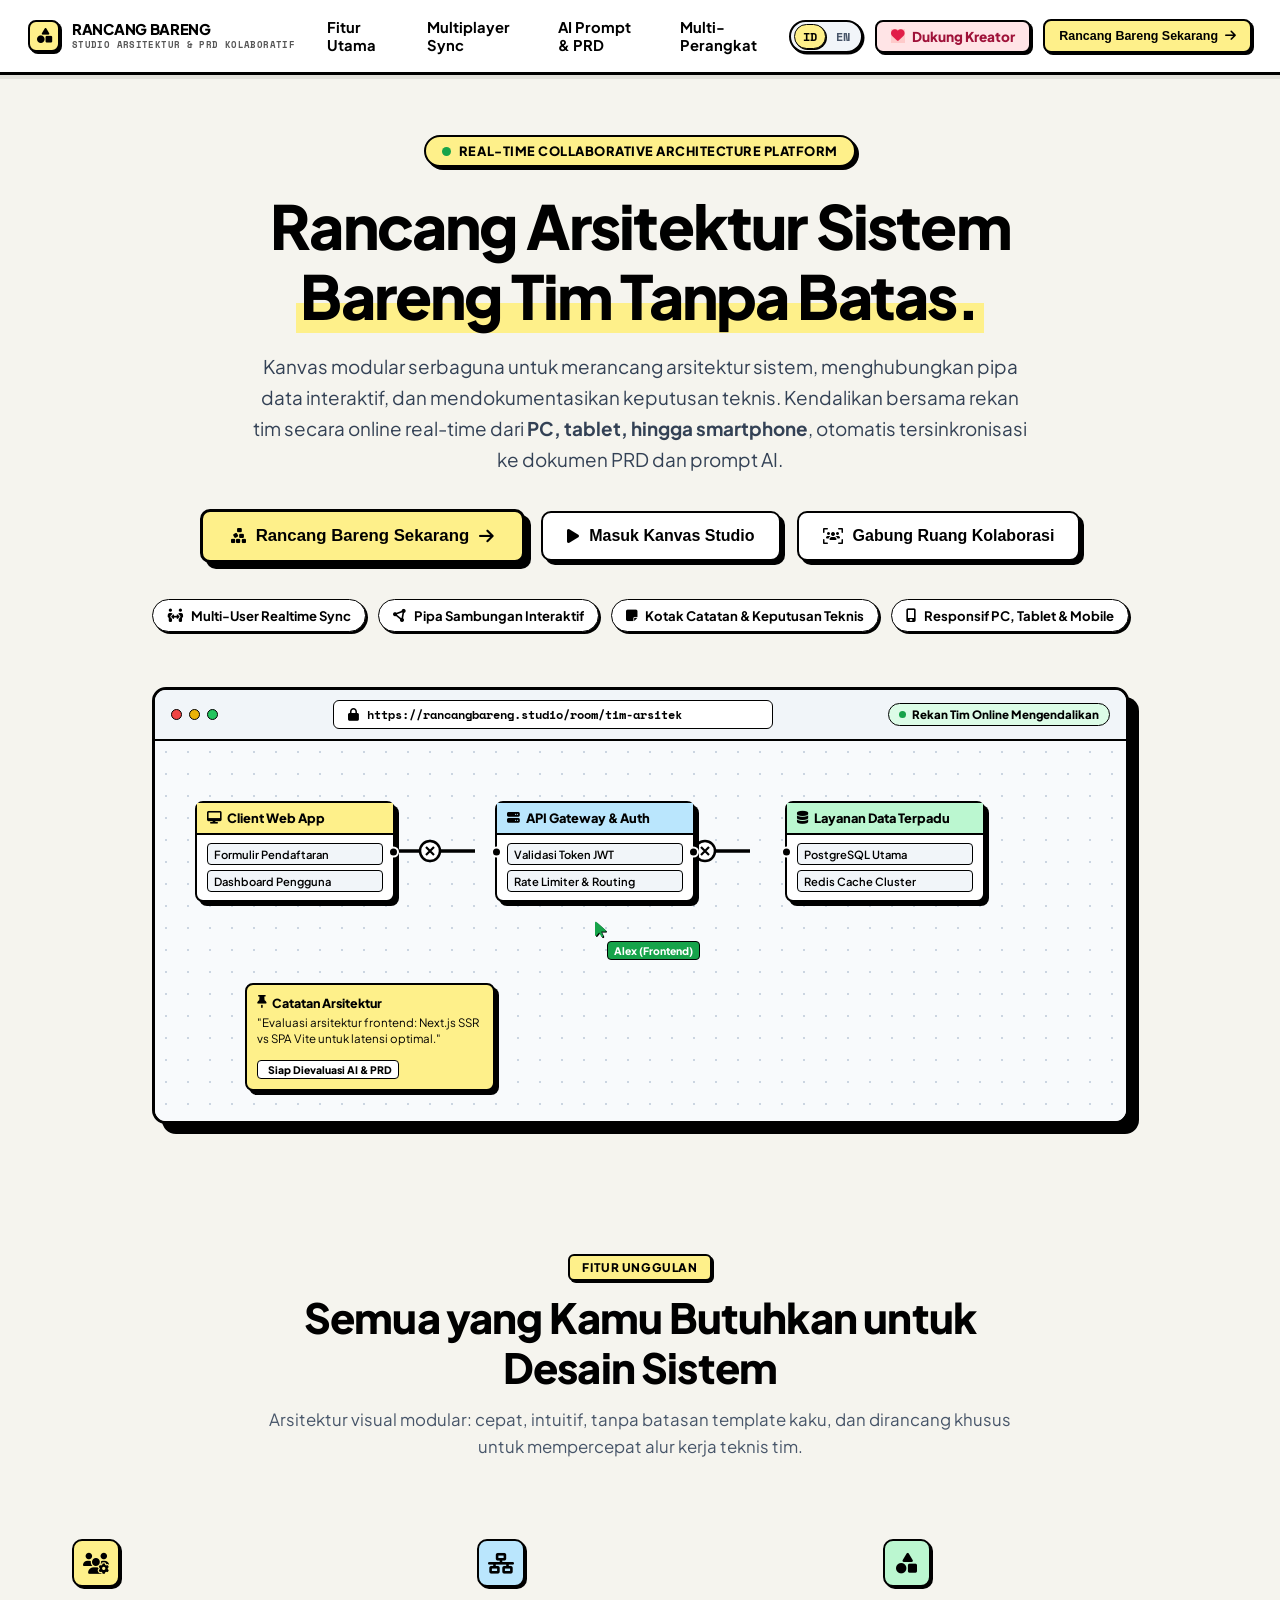
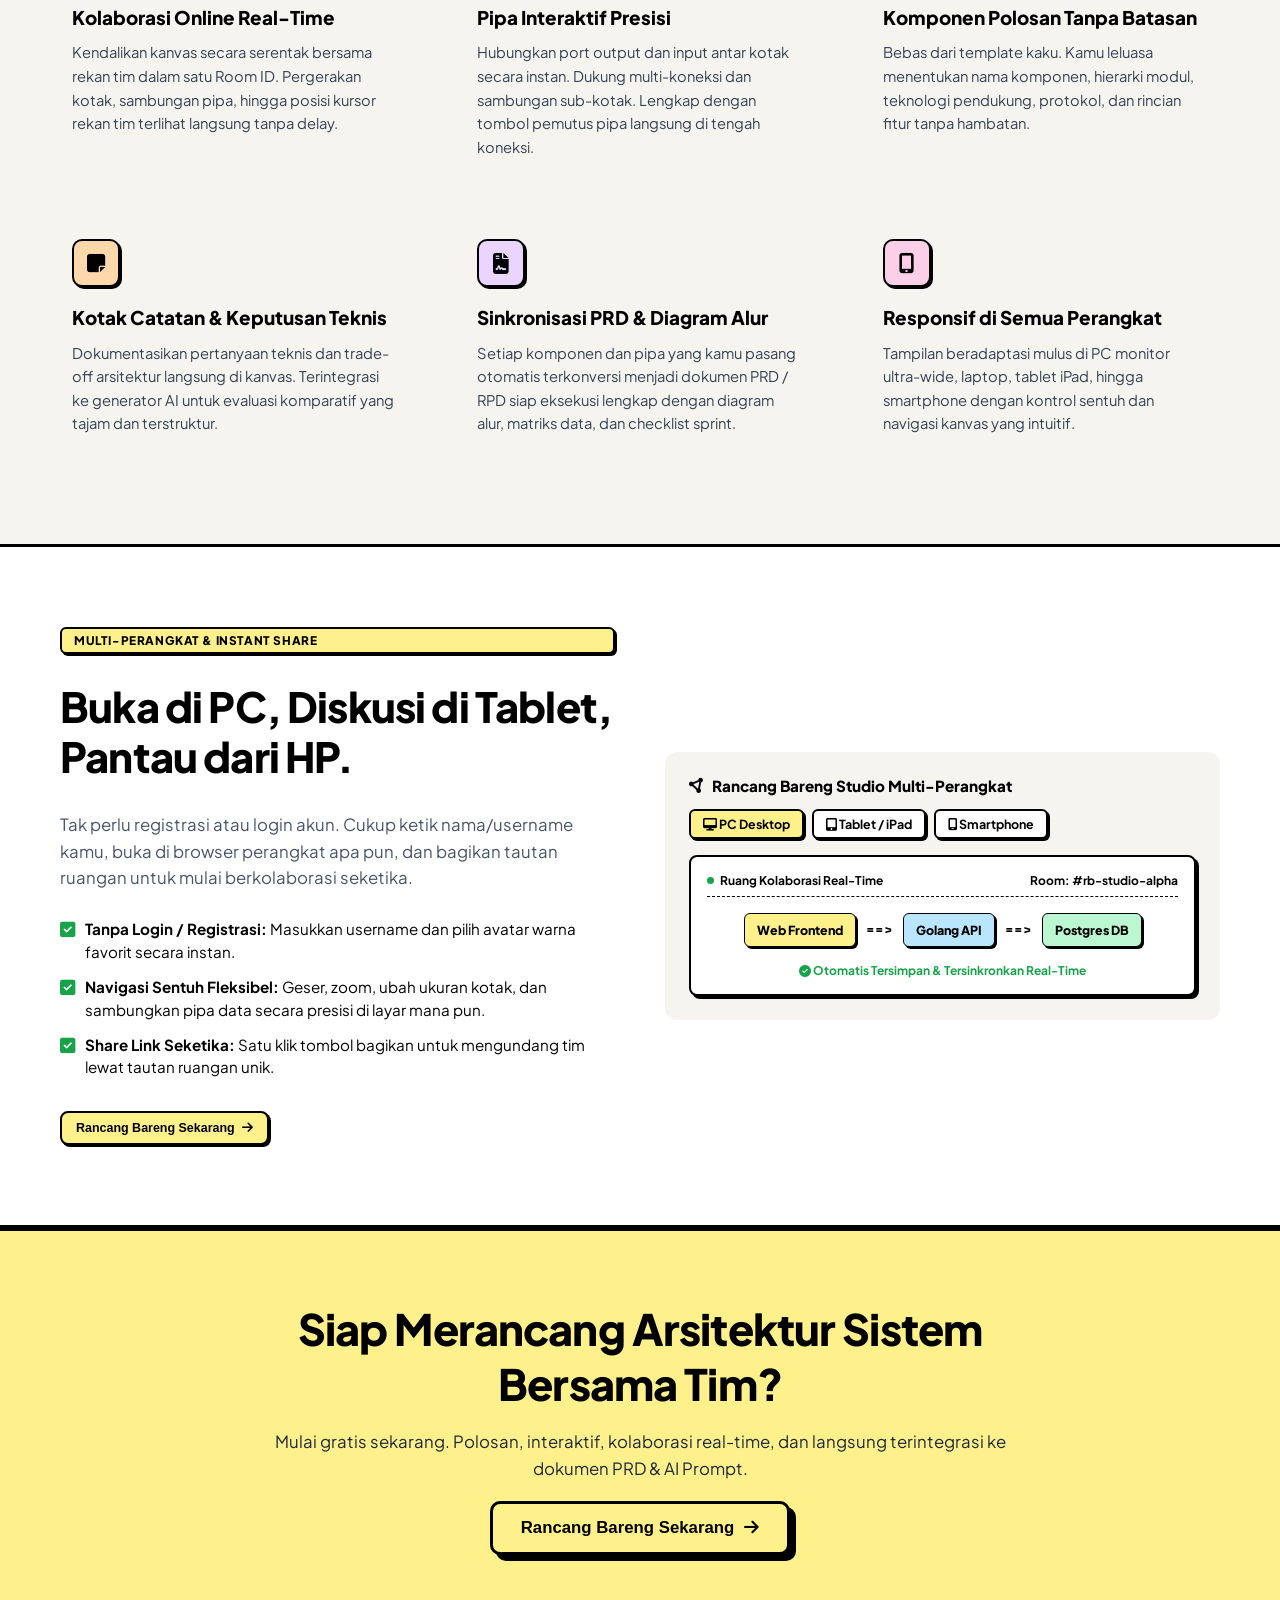
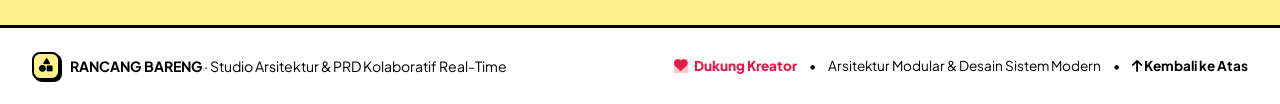
<file: index.html>
<!DOCTYPE html>
<html lang="id">
<head>
  <!-- Instant Redirect if room or dashboard requested in URL -->
  <script>
    (function() {
      var p = new URLSearchParams(window.location.search);
      if (p.has('room') || window.location.hash === '#dashboard') {
        window.location.replace('workspace.html' + window.location.search + (window.location.hash || ''));
      }
    })();
  </script>

  <meta charset="UTF-8">
  <meta name="viewport" content="width=device-width, initial-scale=1.0, maximum-scale=5.0, user-scalable=yes">
  <title>Rancang Bareng · Studio Arsitektur Sistem & PRD Kolaboratif Real-Time</title>
  
  <!-- SEO & Social Meta Tags -->
  <meta name="description" content="Rancang Bareng: Studio kolaboratif real-time untuk mendesain arsitektur sistem, merutekan pipa data interaktif, dan menghasilkan PRD teknis serta AI Prompt otomatis.">
  <meta name="keywords" content="rancang bareng, arsitektur sistem, system design tool, visual architecture, diagram flow, prd generator, kolaborasi real-time">
  <meta name="author" content="Rancang Bareng">
  <meta name="robots" content="index, follow">
  <meta name="theme-color" content="#fef08a">
  <link rel="canonical" href="https://rancangbareng.studio/">

  <!-- Open Graph / Social Sharing -->
  <meta property="og:type" content="website">
  <meta property="og:title" content="Rancang Bareng · Studio Arsitektur Sistem & PRD Kolaboratif">
  <meta property="og:description" content="Kanvas modular untuk merancang arsitektur sistem dan menghubungkan pipa data bersama tim secara real-time.">
  <meta property="og:site_name" content="Rancang Bareng">
  <meta name="twitter:card" content="summary_large_image">

  <!-- Favicon SVG (Zero 404, Fast inline) -->
  <link rel="icon" type="image/svg+xml" href="data:image/svg+xml,<svg xmlns='http://www.w3.org/2000/svg' viewBox='0 0 100 100'><rect width='100' height='100' rx='22' fill='%23fef08a' stroke='%23000' stroke-width='8'/><path d='M25 50h50M50 25v50' stroke='%23000' stroke-width='10' stroke-linecap='round'/></svg>">

  <!-- Fonts & CDN Preconnect -->
  <link rel="preconnect" href="https://fonts.googleapis.com">
  <link rel="preconnect" href="https://fonts.gstatic.com" crossorigin>
  <link href="https://fonts.googleapis.com/css2?family=Plus+Jakarta+Sans:wght@400;500;600;700;800&family=Space+Mono:wght@400;700&display=swap" rel="stylesheet">
  <link rel="stylesheet" href="style.css">

  <!-- Asynchronous FontAwesome (Non-Blocking FCP) -->
  <link rel="stylesheet" href="https://cdnjs.cloudflare.com/ajax/libs/font-awesome/6.5.1/css/all.min.css" media="print" onload="this.media='all'" crossorigin="anonymous" referrerpolicy="no-referrer">
  <noscript><link rel="stylesheet" href="https://cdnjs.cloudflare.com/ajax/libs/font-awesome/6.5.1/css/all.min.css"></noscript>
</head>
<body class="mode-landing">



  <!-- ============================================================ -->
  <!-- 1. LANDING PAGE: RANCANG BARENG                              -->
  <!-- ============================================================ -->
  <div id="landingPage" class="landing-container">
    
    <!-- TOP NAVIGATION -->
    <header class="landing-nav" role="banner">
      <div class="landing-brand">
        <div class="brand-box" aria-hidden="true">
          <i class="fas fa-shapes"></i>
        </div>
        <div class="brand-text">
          <div class="brand-title">RANCANG BARENG</div>
          <div class="brand-sub" data-i18n="brandSubtitleLanding">STUDIO ARSITEKTUR & PRD KOLABORATIF</div>
        </div>
      </div>

      <nav class="landing-nav-links" aria-label="Navigasi Utama">
        <a href="#fitur" class="nav-link" data-i18n="navFeatures">Fitur Utama</a>
        <a href="#kolaborasi" class="nav-link" data-i18n="navMultiplayer">Multiplayer Sync</a>
        <a href="#ai-prompt" class="nav-link" data-i18n="navAiPrompt">AI Prompt & PRD</a>
        <a href="#perangkat" class="nav-link" data-i18n="navMultiDevice">Multi-Perangkat</a>
      </nav>

      <div class="landing-nav-actions">
        <!-- Language Switcher -->
        <div class="lang-switcher-pill" id="landingLangSwitcher" title="Pilih Bahasa / Language" role="group" aria-label="Pilih Bahasa">
          <button type="button" class="lang-btn active" data-lang="id" id="landingLangId" aria-label="Bahasa Indonesia">ID</button>
          <button type="button" class="lang-btn" data-lang="en" id="landingLangEn" aria-label="English">EN</button>
        </div>

        <!-- Sociabuzz Donation Link -->
        <a href="https://sociabuzz.com/xumu_id/tribe" target="_blank" rel="noopener noreferrer" class="nb-btn nb-btn-donate" id="landingDonateBtn" aria-label="Dukung Pembuat via Sociabuzz">
          <i class="fas fa-heart text-red" aria-hidden="true"></i>
          <span data-i18n="supportCreator">Dukung Kreator</span>
        </a>

        <!-- CTA ke Dashboard -->
        <button class="nb-btn nb-btn-yellow" id="landingCtaNavBtn" aria-label="Buka Dashboard Rancang Bareng">
          <span data-i18n="ctaNow">Rancang Bareng Sekarang</span>
          <i class="fas fa-arrow-right" aria-hidden="true"></i>
        </button>

        <!-- Mobile Hamburger Button -->
        <button class="landing-mobile-menu-btn" id="landingMobileMenuBtn" aria-label="Buka Menu Navigasi">
          <i class="fas fa-bars"></i>
        </button>
      </div>
    </header>

    <!-- MOBILE NAVIGATION DRAWER -->
    <div class="landing-mobile-nav-drawer" id="landingMobileNavDrawer">
      <a href="#fitur" class="mobile-nav-link"><i class="fas fa-cubes"></i> <span data-i18n="navFeatures">Fitur Utama</span></a>
      <a href="#kolaborasi" class="mobile-nav-link"><i class="fas fa-users-gear"></i> <span data-i18n="navMultiplayer">Multiplayer Sync</span></a>
      <a href="#perangkat" class="mobile-nav-link"><i class="fas fa-mobile-screen"></i> <span data-i18n="navMultiDevice">Multi-Perangkat</span></a>
      <a href="https://sociabuzz.com/xumu_id/tribe" target="_blank" rel="noopener noreferrer" class="mobile-nav-link"><i class="fas fa-heart text-red"></i> <span data-i18n="supportCreator">Dukung Kreator</span></a>
      <a href="workspace.html" class="mobile-nav-cta"><i class="fas fa-arrow-right"></i> <span data-i18n="ctaNow">Rancang Bareng Sekarang</span></a>
    </div>

    <!-- HERO SECTION -->
    <section class="landing-hero">
      <div class="hero-badge">
        <span class="pulse-dot"></span>
        <span data-i18n="heroBadge">REAL-TIME COLLABORATIVE ARCHITECTURE PLATFORM</span>
      </div>

      <h1 class="hero-title" data-i18n-html="heroTitle">
        Rancang Arsitektur Sistem <br>
        <span class="highlight-text">Bareng Tim Tanpa Batas.</span>
      </h1>

      <p class="hero-desc" data-i18n-html="heroDesc">
        Kanvas modular serbaguna untuk merancang arsitektur sistem, menghubungkan pipa data interaktif, dan mendokumentasikan keputusan teknis. Kendalikan bersama rekan tim secara online real-time dari <b>PC, tablet, hingga smartphone</b>, otomatis tersinkronisasi ke dokumen PRD dan prompt AI.
      </p>

      <!-- CTA BUTTON GROUP -->
      <div class="hero-cta-group">
        <button class="nb-btn-hero" id="heroStartBtn">
          <i class="fas fa-cubes-stacked"></i>
          <span data-i18n="ctaNow">Rancang Bareng Sekarang</span>
          <i class="fas fa-arrow-right"></i>
        </button>

        <button class="nb-btn-hero-outline" id="heroDemoBtn">
          <i class="fas fa-play"></i>
          <span data-i18n="heroDemo">Masuk Kanvas Studio</span>
        </button>

        <button class="nb-btn-hero-outline" id="heroJoinRoomBtn">
          <i class="fas fa-users-viewfinder"></i>
          <span data-i18n="heroJoinRoom">Gabung Ruang Kolaborasi</span>
        </button>
      </div>

      <!-- STAT PILLS -->
      <div class="hero-stats-row">
        <div class="stat-pill"><i class="fas fa-people-arrows"></i> <span data-i18n="statSync">Multi-User Realtime Sync</span></div>
        <div class="stat-pill"><i class="fas fa-circle-nodes"></i> <span data-i18n="statPipes">Pipa Sambungan Interaktif</span></div>
        <div class="stat-pill"><i class="fas fa-note-sticky"></i> <span data-i18n="statNotes">Kotak Catatan & Keputusan Teknis</span></div>
        <div class="stat-pill"><i class="fas fa-mobile-screen"></i> <span data-i18n="statResponsive">Responsif PC, Tablet & Mobile</span></div>
      </div>

      <!-- HERO VISUAL MOCKUP PREVIEW -->
      <div class="hero-preview-wrapper">
        <div class="preview-browser-card">
          <div class="preview-browser-header">
            <div class="browser-dots">
              <span class="dot dot-red"></span>
              <span class="dot dot-yellow"></span>
              <span class="dot dot-green"></span>
            </div>
            <div class="browser-address-bar">
              <i class="fas fa-lock"></i> https://rancangbareng.studio/room/tim-arsitek
            </div>
            <div class="browser-live-pill">
              <span class="live-dot"></span> <span data-i18n="mockupMembers">Rekan Tim Online Mengendalikan</span>
            </div>
          </div>

          <!-- MOCKUP CANVAS WITH SIMULATED MULTIPLAYER CURSORS -->
          <div class="preview-canvas-content">
            <!-- Mock Node 1: Client Web -->
            <div class="mock-node node-client">
              <div class="mock-node-header" style="background:#fef08a;">
                <i class="fas fa-desktop"></i>
                <span data-i18n="mockNode1Title">Client Web App</span>
              </div>
              <div class="mock-node-body">
                <div class="mock-sub" data-i18n="mockNode1Sub1">Formulir Pendaftaran</div>
                <div class="mock-sub" data-i18n="mockNode1Sub2">Dashboard Pengguna</div>
              </div>
              <div class="mock-port out"></div>
            </div>

            <!-- Mock Node 2: API Gateway -->
            <div class="mock-node node-api">
              <div class="mock-node-header" style="background:#bae6fd;">
                <i class="fas fa-server"></i>
                <span data-i18n="mockNode2Title">API Gateway & Auth</span>
              </div>
              <div class="mock-node-body">
                <div class="mock-sub" data-i18n="mockNode2Sub1">Validasi Token JWT</div>
                <div class="mock-sub" data-i18n="mockNode2Sub2">Rate Limiter & Routing</div>
              </div>
              <div class="mock-port in"></div>
              <div class="mock-port out"></div>
            </div>

            <!-- Mock Node 3: Database & Services -->
            <div class="mock-node node-db">
              <div class="mock-node-header" style="background:#bbf7d0;">
                <i class="fas fa-database"></i>
                <span data-i18n="mockNode3Title">Layanan Data Terpadu</span>
              </div>
              <div class="mock-node-body">
                <div class="mock-sub" data-i18n="mockNode3Sub1">PostgreSQL Utama</div>
                <div class="mock-sub" data-i18n="mockNode3Sub2">Redis Cache Cluster</div>
              </div>
              <div class="mock-port in"></div>
            </div>

            <!-- Mock Note: Architecture Note Card -->
            <div class="mock-note">
              <div class="mock-note-header">
                <i class="fas fa-thumbtack"></i> <span data-i18n="mockNoteTitle">Catatan Arsitektur</span>
              </div>
              <div class="mock-note-body" data-i18n="mockNoteContent">
                "Evaluasi arsitektur frontend: Next.js SSR vs SPA Vite untuk latensi optimal."
              </div>
              <div class="mock-note-tag"><i class="fas fa-sparkles"></i> <span data-i18n="mockNoteTag">Siap Dievaluasi AI & PRD</span></div>
            </div>

            <!-- Mock SVG Connecting Pipes -->
            <svg class="mock-svg-pipes">
              <path d="M 230 110 C 275 110, 285 110, 320 110" stroke="#000000" stroke-width="3.5" fill="none"></path>
              <circle cx="275" cy="110" r="10" fill="#ffffff" stroke="#000000" stroke-width="2.5"></circle>
              <path d="M 271 106 L 279 114 M 279 106 L 271 114" stroke="#000000" stroke-width="2.2"></path>

              <path d="M 505 110 C 550 110, 560 110, 595 110" stroke="#000000" stroke-width="3.5" fill="none"></path>
              <circle cx="550" cy="110" r="10" fill="#ffffff" stroke="#000000" stroke-width="2.5"></circle>
              <path d="M 546 106 L 554 114 M 554 106 L 546 114" stroke="#000000" stroke-width="2.2"></path>
            </svg>

            <!-- Mock Multiplayer Live Cursor (Single Green Cursor) -->
            <div class="mock-cursor cursor-alex">
              <i class="fas fa-arrow-pointer" style="color:#16a34a;"></i>
              <span class="cursor-label" style="background:#16a34a;">Alex (Frontend)</span>
            </div>
          </div>
        </div>
      </div>
    </section>

    <!-- SECTION: FITUR UNGGULAN -->
    <section class="landing-section" id="fitur">
      <div class="section-header">
        <span class="section-tag" data-i18n="featuresTag">FITUR UNGGULAN</span>
        <h2 class="section-title" data-i18n="featuresTitle">Semua yang Kamu Butuhkan untuk Desain Sistem</h2>
        <p class="section-desc" data-i18n="featuresDesc">Arsitektur visual modular: cepat, intuitif, tanpa batasan template kaku, dan dirancang khusus untuk mempercepat alur kerja teknis tim.</p>
      </div>

      <div class="features-grid">
        <!-- Feature 1 -->
        <div class="nb-card feature-card">
          <div class="feature-icon-badge" style="background:var(--nb-yellow);">
            <i class="fas fa-users-gear"></i>
          </div>
          <h3 class="feature-title" data-i18n="feat1Title">Kolaborasi Online Real-Time</h3>
          <p class="feature-text" data-i18n="feat1Text">
            Kendalikan kanvas secara serentak bersama rekan tim dalam satu Room ID. Pergerakan kotak, sambungan pipa, hingga posisi kursor rekan tim terlihat langsung tanpa delay.
          </p>
        </div>

        <!-- Feature 2 -->
        <div class="nb-card feature-card">
          <div class="feature-icon-badge" style="background:var(--nb-blue);">
            <i class="fas fa-network-wired"></i>
          </div>
          <h3 class="feature-title" data-i18n="feat2Title">Pipa Interaktif Presisi</h3>
          <p class="feature-text" data-i18n="feat2Text">
            Hubungkan port output dan input antar kotak secara instan. Dukung multi-koneksi dan sambungan sub-kotak. Lengkap dengan tombol pemutus pipa langsung di tengah koneksi.
          </p>
        </div>

        <!-- Feature 3 -->
        <div class="nb-card feature-card">
          <div class="feature-icon-badge" style="background:var(--nb-mint);">
            <i class="fas fa-shapes"></i>
          </div>
          <h3 class="feature-title" data-i18n="feat3Title">Komponen Polosan Tanpa Batasan</h3>
          <p class="feature-text" data-i18n="feat3Text">
            Bebas dari template kaku. Kamu leluasa menentukan nama komponen, hierarki modul, teknologi pendukung, protokol, dan rincian fitur tanpa hambatan.
          </p>
        </div>

        <!-- Feature 4 -->
        <div class="nb-card feature-card">
          <div class="feature-icon-badge" style="background:var(--nb-orange);">
            <i class="fas fa-note-sticky"></i>
          </div>
          <h3 class="feature-title" data-i18n="feat4Title">Kotak Catatan & Keputusan Teknis</h3>
          <p class="feature-text" data-i18n="feat4Text">
            Dokumentasikan pertanyaan teknis dan trade-off arsitektur langsung di kanvas. Terintegrasi ke generator AI untuk evaluasi komparatif yang tajam dan terstruktur.
          </p>
        </div>

        <!-- Feature 5 -->
        <div class="nb-card feature-card">
          <div class="feature-icon-badge" style="background:var(--nb-purple);">
            <i class="fas fa-file-contract"></i>
          </div>
          <h3 class="feature-title" data-i18n="feat5Title">Sinkronisasi PRD & Diagram Alur</h3>
          <p class="feature-text" data-i18n="feat5Text">
            Setiap komponen dan pipa yang kamu pasang otomatis terkonversi menjadi dokumen PRD / RPD siap eksekusi lengkap dengan diagram alur, matriks data, dan checklist sprint.
          </p>
        </div>

        <!-- Feature 6 -->
        <div class="nb-card feature-card">
          <div class="feature-icon-badge" style="background:var(--nb-pink);">
            <i class="fas fa-mobile-screen-button"></i>
          </div>
          <h3 class="feature-title" data-i18n="feat6Title">Responsif di Semua Perangkat</h3>
          <p class="feature-text" data-i18n="feat6Text">
            Tampilan beradaptasi mulus di PC monitor ultra-wide, laptop, tablet iPad, hingga smartphone dengan kontrol sentuh dan navigasi kanvas yang intuitif.
          </p>
        </div>
      </div>
    </section>

    <!-- SECTION: MULTI-PERANGKAT & KOLABORASI -->
    <section class="landing-section bg-paper" id="kolaborasi">
      <div class="section-split">
        <div class="split-text">
          <span class="section-tag" data-i18n="splitTag">MULTI-PERANGKAT & INSTANT SHARE</span>
          <h2 class="section-title" data-i18n="splitTitle">Buka di PC, Diskusi di Tablet, Pantau dari HP.</h2>
          <p class="section-desc" data-i18n="splitDesc">
            Tak perlu registrasi atau login akun. Cukup ketik nama/username kamu, buka di browser perangkat apa pun, dan bagikan tautan ruangan untuk mulai berkolaborasi seketika.
          </p>
          <ul class="device-checklist">
            <li><i class="fas fa-check-square"></i> <span data-i18n-html="splitCheck1"><b>Tanpa Login / Registrasi:</b> Masukkan username dan pilih avatar warna favorit secara instan.</span></li>
            <li><i class="fas fa-check-square"></i> <span data-i18n-html="splitCheck2"><b>Navigasi Sentuh Fleksibel:</b> Geser, zoom, ubah ukuran kotak, dan sambungkan pipa data secara presisi di layar mana pun.</span></li>
            <li><i class="fas fa-check-square"></i> <span data-i18n-html="splitCheck3"><b>Share Link Seketika:</b> Satu klik tombol bagikan untuk mengundang tim lewat tautan ruangan unik.</span></li>
          </ul>
          <div class="split-actions">
            <button class="nb-btn nb-btn-yellow" id="splitStartBtn">
              <span data-i18n="ctaNow">Rancang Bareng Sekarang</span> <i class="fas fa-arrow-right"></i>
            </button>
          </div>
        </div>

        <div class="split-card-visual">
          <div class="nb-card device-mockup-card">
            <div class="mockup-screen-title">
              <i class="fas fa-circle-nodes"></i> <span data-i18n="mockupScreenTitle">Rancang Bareng Studio Multi-Perangkat</span>
            </div>
            <div class="device-preview-pills">
              <span class="dpill active"><i class="fas fa-desktop"></i> <span data-i18n="mockupPill1">PC Desktop</span></span>
              <span class="dpill"><i class="fas fa-tablet-screen-button"></i> <span data-i18n="mockupPill2">Tablet / iPad</span></span>
              <span class="dpill"><i class="fas fa-mobile-screen"></i> <span data-i18n="mockupPill3">Smartphone</span></span>
            </div>
            <div class="mockup-device-body">
              <div class="mockup-user-bar">
                <span class="m-user"><span class="m-dot"></span> <span data-i18n="mockupConnectedUsers">4 Arsitek Terhubung</span></span>
                <span class="m-room">Room: #rb-studio-alpha</span>
              </div>
              <div class="mockup-mini-diagram">
                <div class="mini-box b1">Web Frontend</div>
                <div class="mini-pipe">==&gt;</div>
                <div class="mini-box b2">Golang API</div>
                <div class="mini-pipe">==&gt;</div>
                <div class="mini-box b3">Postgres DB</div>
              </div>
              <div class="mockup-badge-footer">
                <i class="fas fa-check-circle"></i> <span data-i18n="mockupSyncBadge">Otomatis Tersimpan & Tersinkronkan Real-Time</span>
              </div>
            </div>
          </div>
        </div>
      </div>
    </section>

    <!-- BOTTOM CTA BANNER -->
    <section class="landing-cta-banner">
      <div class="cta-banner-content">
        <h2 data-i18n="bannerTitle">Siap Merancang Arsitektur Sistem Bersama Tim?</h2>
        <p data-i18n="bannerDesc">Mulai gratis sekarang. Polosan, interaktif, kolaborasi real-time, dan langsung terintegrasi ke dokumen PRD & AI Prompt.</p>
        <button class="nb-btn-hero" id="bannerStartBtn">
          <span data-i18n="ctaNow">Rancang Bareng Sekarang</span>
          <i class="fas fa-arrow-right"></i>
        </button>
      </div>
    </section>

    <!-- FOOTER -->
    <footer class="landing-footer" role="contentinfo">
      <div class="footer-brand">
        <div class="brand-box small" aria-hidden="true">
          <i class="fas fa-shapes"></i>
        </div>
        <span data-i18n-html="footerBrand"><b>RANCANG BARENG</b> · Studio Arsitektur & PRD Kolaboratif Real-Time</span>
      </div>
      <div class="footer-links">
        <a href="https://sociabuzz.com/xumu_id/tribe" target="_blank" rel="noopener noreferrer" class="footer-donate-link" aria-label="Dukung Kreator di Sociabuzz">
          <i class="fas fa-heart text-red" aria-hidden="true"></i> <span data-i18n="supportCreator">Dukung Kreator</span>
        </a>
        <span>•</span>
        <span data-i18n="footerTagline">Arsitektur Modular & Desain Sistem Modern</span>
        <span>•</span>
        <a href="#landingPage" class="to-top-link" aria-label="Kembali ke Bagian Atas"><i class="fas fa-arrow-up" aria-hidden="true"></i> <span data-i18n="footerToTop">Kembali ke Atas</span></a>
      </div>
    </footer>
  </div>

  <!-- LIGHTWEIGHT LANDING SCRIPT -->
  <script src="landing.js" defer></script>
</body>
</html>
</file>
<file: style.css>
/* ============================================================
   RPD & ARSITEKTUR STUDIO - NEO-BRUTALISM LIGHT MODERN DESIGN
   Minimalist, High-Contrast, Crisp Black Borders, Bold Hard Shadows
   ============================================================ */

:root {
  --nb-bg: #f5f4ee;
  --nb-surface: #ffffff;
  --nb-black: #000000;
  --nb-border: 2.5px solid #000000;
  --nb-border-sm: 2px solid #000000;
  --nb-border-lg: 3px solid #000000;

  --nb-shadow-xs: 2px 2px 0px #000000;
  --nb-shadow-sm: 3px 3px 0px #000000;
  --nb-shadow-md: 4px 4px 0px #000000;
  --nb-shadow-lg: 6px 6px 0px #000000;
  --nb-shadow-xl: 8px 8px 0px #000000;

  /* Pastel Accent Colors */
  --nb-yellow: #fef08a;
  --nb-yellow-hover: #fde047;
  --nb-purple: #e9d5ff;
  --nb-purple-hover: #d8b4fe;
  --nb-blue: #bae6fd;
  --nb-blue-hover: #7dd3fc;
  --nb-mint: #bbf7d0;
  --nb-mint-hover: #86efac;
  --nb-orange: #fed7aa;
  --nb-orange-hover: #fdba74;
  --nb-pink: #fbcfe8;
  --nb-pink-hover: #f472b6;
  --nb-red: #fecaca;
  --nb-red-hover: #f87171;

  --font-main: 'Plus Jakarta Sans', -apple-system, BlinkMacSystemFont, 'Segoe UI', Roboto, sans-serif;
  --font-mono: 'Space Mono', monospace;
}

* {
  box-sizing: border-box;
  margin: 0;
  padding: 0;
}

body {
  font-family: var(--font-main);
  background-color: var(--nb-bg);
  color: var(--nb-black);
  -webkit-font-smoothing: antialiased;
}

body.mode-landing {
  height: auto;
  min-height: 100vh;
  overflow-y: auto;
  overflow-x: hidden;
  user-select: auto;
  cursor: default;
}

/* Landing Cursor Normalization: Normal standard arrow everywhere on landing except clickable elements */
body.mode-landing,
body.mode-landing .landing-container,
body.mode-landing .landing-hero,
body.mode-landing .landing-section,
body.mode-landing .features-grid,
body.mode-landing .feature-card,
body.mode-landing .section-header,
body.mode-landing .hero-preview-wrapper,
body.mode-landing .preview-browser-card,
body.mode-landing .preview-canvas-content,
body.mode-landing .mock-node,
body.mode-landing .mock-node-header,
body.mode-landing .mock-node-body,
body.mode-landing .mock-note,
body.mode-landing .mock-sub,
body.mode-landing .stat-pill,
body.mode-landing .device-mockup-card,
body.mode-landing .mockup-device-body,
body.mode-landing .device-checklist,
body.mode-landing .cta-banner-content,
body.mode-landing .landing-footer {
  cursor: default;
}

body.mode-landing button,
body.mode-landing a,
body.mode-landing .nav-link,
body.mode-landing .lang-btn,
body.mode-landing .nb-btn,
body.mode-landing .nb-btn-hero,
body.mode-landing .nb-btn-hero-outline,
body.mode-landing .nb-btn-google,
body.mode-landing .to-top-link,
body.mode-landing .dpill {
  cursor: pointer;
}

body.mode-landing input,
body.mode-landing textarea {
  cursor: text;
}

body.mode-dashboard {
  height: 100vh;
  width: 100vw;
  overflow: hidden;
  display: flex;
  flex-direction: column;
  user-select: none;
}

.dashboard-app {
  height: 100vh;
  width: 100vw;
  display: flex;
  flex-direction: column;
  overflow: hidden;
  position: relative;
}

/* ============================================================
   HEADER & TOOLBAR (GOLDEN RATIO 1:1.618 MINIMALIST LAYOUT)
   ============================================================ */
.app-header {
  background: var(--nb-surface);
  border-bottom: var(--nb-border-lg);
  padding: 0 16px;
  height: 56px;
  min-height: 56px;
  display: flex;
  align-items: center;
  justify-content: space-between;
  gap: 12px;
  z-index: 100;
  box-shadow: 0 4px 0px rgba(0, 0, 0, 0.08);
}

.header-zone-left {
  display: flex;
  align-items: center;
  gap: 10px;
  flex-shrink: 0;
}

.header-zone-center {
  display: flex;
  align-items: center;
  justify-content: center;
  flex: 1;
}

.header-zone-right {
  display: flex;
  align-items: center;
  justify-content: flex-end;
  gap: 8px;
  flex-shrink: 0;
}

.brand {
  display: flex;
  align-items: center;
  gap: 8px;
  flex-shrink: 0;
}

.back-home-btn {
  width: 32px;
  height: 32px;
  background: #ffffff;
  border: var(--nb-border-sm);
  border-radius: 8px;
  display: flex;
  align-items: center;
  justify-content: center;
  cursor: pointer;
  box-shadow: var(--nb-shadow-xs);
  transition: all 0.12s ease;
}

.back-home-btn:hover {
  background: var(--nb-yellow);
  transform: translate(-1px, -1px);
}

.brand-box {
  width: 32px;
  height: 32px;
  border-radius: 8px;
  background: var(--nb-yellow);
  border: var(--nb-border);
  box-shadow: var(--nb-shadow-xs);
  display: flex;
  align-items: center;
  justify-content: center;
  color: var(--nb-black);
  font-size: 0.95rem;
  flex-shrink: 0;
}

.brand-title {
  font-size: 0.92rem;
  font-weight: 800;
  letter-spacing: -0.02em;
  color: var(--nb-black);
  line-height: 1.1;
  white-space: nowrap;
}

.brand-sub {
  font-size: 0.58rem;
  font-family: var(--font-mono);
  font-weight: 700;
  color: #555555;
  letter-spacing: 0.04em;
  margin-top: 1px;
  white-space: nowrap;
}

/* Language Switcher Pill */
.lang-switcher-pill {
  display: inline-flex;
  align-items: center;
  background: #f1f5f9;
  border: var(--nb-border-sm);
  border-radius: 20px;
  padding: 2px 3px;
  box-shadow: 1.5px 1.5px 0px #000000;
  flex-shrink: 0;
  gap: 2px;
}

.lang-btn {
  background: transparent;
  border: none;
  font-family: var(--font-mono);
  font-size: 0.72rem;
  font-weight: 800;
  color: #475569;
  padding: 3px 8px;
  border-radius: 14px;
  cursor: pointer;
  transition: all 0.12s ease;
  user-select: none;
}

.lang-btn:hover {
  color: var(--nb-black);
}

.lang-btn.active {
  background: var(--nb-yellow);
  color: var(--nb-black);
  border: 1.5px solid #000000;
  box-shadow: 1px 1px 0px #000000;
}

/* Project Input Bar */
.project-input-wrap {
  display: flex;
  align-items: center;
  gap: 6px;
  background: var(--nb-surface);
  border: var(--nb-border);
  box-shadow: var(--nb-shadow-xs);
  border-radius: 8px;
  padding: 3px 8px;
  height: 34px;
  max-width: 220px;
  min-width: 140px;
  transition: all 0.15s ease;
}

.project-input-wrap:focus-within {
  box-shadow: var(--nb-shadow-sm);
  background: #ffffff;
}

.project-tag {
  font-size: 0.7rem;
  font-family: var(--font-mono);
  font-weight: 700;
  color: var(--nb-black);
  white-space: nowrap;
}

.project-input-wrap input {
  flex: 1;
  background: transparent;
  border: none;
  outline: none;
  color: var(--nb-black);
  font-size: 0.82rem;
  font-weight: 700;
  font-family: inherit;
  user-select: text;
  min-width: 60px;
}

.project-input-wrap input::placeholder {
  color: #888888;
  font-weight: 500;
}

.save-status {
  display: flex;
  align-items: center;
  margin-left: 2px;
}

.status-indicator {
  width: 8px;
  height: 8px;
  border-radius: 50%;
  background: #22c55e;
  border: 1.5px solid #000000;
}

/* Creation Island Toolbar */
.canvas-action-island {
  display: inline-flex;
  align-items: center;
  background: #ffffff;
  border: var(--nb-border);
  box-shadow: var(--nb-shadow-sm);
  border-radius: 30px;
  padding: 3px 6px;
  gap: 4px;
}

.island-btn {
  border: 1.5px solid #000000;
  border-radius: 20px;
  padding: 4px 11px;
  font-size: 0.76rem;
  font-weight: 800;
  display: inline-flex;
  align-items: center;
  gap: 5px;
  cursor: pointer;
  box-shadow: 1.5px 1.5px 0px #000000;
  transition: all 0.12s ease;
  white-space: nowrap;
}

.island-yellow { background: var(--nb-yellow); }
.island-yellow:hover { background: #fde047; transform: translate(-1px, -1px); box-shadow: 2.5px 2.5px 0px #000; }
.island-blue { background: #bae6fd; }
.island-blue:hover { background: #93c5fd; transform: translate(-1px, -1px); box-shadow: 2.5px 2.5px 0px #000; }

.island-divider {
  width: 1.5px;
  height: 18px;
  background: #000000;
  margin: 0 4px;
}

.island-icon-btn {
  width: 28px;
  height: 28px;
  border-radius: 50%;
  border: 1.5px solid #000000;
  background: #ffffff;
  display: inline-flex;
  align-items: center;
  justify-content: center;
  font-size: 0.74rem;
  cursor: pointer;
  box-shadow: 1px 1px 0px #000000;
  transition: all 0.12s ease;
}

.island-icon-btn:hover {
  background: #f1f5f9;
  transform: translate(-1px, -1px);
  box-shadow: 2px 2px 0px #000;
}

.island-icon-btn.danger:hover {
  background: #fecaca;
  color: #dc2626;
}

/* Export Dropdown Menu */
.export-dropdown-wrap {
  position: relative;
}

.dd-chevron {
  font-size: 0.65rem;
  transition: transform 0.15s ease;
}

.export-dropdown-wrap.open .dd-chevron {
  transform: rotate(180deg);
}

.export-menu-dropdown {
  position: absolute;
  top: calc(100% + 8px);
  right: 0;
  width: 260px;
  background: #ffffff;
  border: var(--nb-border-lg);
  box-shadow: var(--nb-shadow-lg);
  border-radius: 12px;
  padding: 6px;
  display: none;
  flex-direction: column;
  gap: 3px;
  z-index: 500;
  animation: popIn 0.14s ease-out;
}

.export-dropdown-wrap.open .export-menu-dropdown {
  display: flex;
}

.export-dd-item {
  display: flex;
  align-items: center;
  gap: 10px;
  padding: 8px 10px;
  border-radius: 8px;
  border: 1px solid transparent;
  background: transparent;
  color: #000000;
  text-align: left;
  cursor: pointer;
  text-decoration: none;
  transition: all 0.12s ease;
}

.export-dd-item:hover {
  background: #fef08a;
  border-color: #000000;
  transform: translate(-1px, -1px);
  box-shadow: 2px 2px 0px #000;
}

.export-dd-item.donate-dd:hover {
  background: #fee2e2;
}

.dd-text-wrap {
  display: flex;
  flex-direction: column;
}

.dd-title {
  font-size: 0.78rem;
  font-weight: 800;
  line-height: 1.2;
}

.dd-sub {
  font-size: 0.64rem;
  color: #64748b;
}

.dd-divider {
  height: 1.5px;
  background: #000000;
  margin: 3px 0;
}

.primary-prompt-cta {
  height: 36px;
  padding: 0 14px;
}

/* Sidebar Tab Badges */
.sb-badge {
  display: inline-flex;
  align-items: center;
  justify-content: center;
  background: #000000;
  color: #ffffff;
  font-size: 0.62rem;
  font-weight: 800;
  padding: 1px 5px;
  border-radius: 10px;
  margin-left: 4px;
}


/* Neo-Brutalist Buttons */
.nb-btn {
  background: var(--nb-surface);
  border: var(--nb-border);
  box-shadow: var(--nb-shadow-xs);
  color: var(--nb-black);
  padding: 8px 14px;
  border-radius: 8px;
  font-size: 0.78rem;
  font-weight: 700;
  display: inline-flex;
  align-items: center;
  justify-content: center;
  gap: 7px;
  cursor: pointer;
  transition: all 0.12s ease;
  white-space: nowrap;
  user-select: none;
}

.nb-btn:hover {
  transform: translate(-2px, -2px);
  box-shadow: var(--nb-shadow-md);
}

.nb-btn:active {
  transform: translate(2px, 2px);
  box-shadow: 1px 1px 0px #000000;
}

.nb-btn-yellow {
  background: var(--nb-yellow);
}
.nb-btn-yellow:hover {
  background: var(--nb-yellow-hover);
}

.nb-btn-purple {
  background: var(--nb-purple);
}
.nb-btn-purple:hover {
  background: var(--nb-purple-hover);
}

.nb-btn-blue {
  background: var(--nb-blue);
}
.nb-btn-blue:hover {
  background: var(--nb-blue-hover);
}

.nb-btn-red {
  background: #ef4444;
  color: #ffffff;
}
.nb-btn-red:hover {
  background: #dc2626;
  color: #ffffff;
}

.nb-btn-white {
  background: var(--nb-surface);
}

.nb-btn-danger:hover {
  background: var(--nb-red);
}

.header-red {
  background: #fecaca !important;
}

.text-red {
  color: #dc2626 !important;
}

.confirm-modal-card {
  max-width: 440px !important;
}

.confirm-body {
  padding: 22px 20px !important;
  font-size: 0.88rem !important;
  font-weight: 600 !important;
  line-height: 1.5 !important;
  color: #111111 !important;
}

.btn-sm {
  padding: 6px 10px;
  font-size: 0.72rem;
}

.btn-xs {
  padding: 4px 8px;
  font-size: 0.68rem;
}

.flex-1 {
  flex: 1;
}

/* ============================================================
   WORKSPACE LAYOUT
   ============================================================ */
.app-workspace {
  display: flex;
  flex: 1;
  position: relative;
  overflow: hidden;
}

/* ============================================================
   CANVAS VIEWPORT
   ============================================================ */
.canvas-viewport {
  flex: 1;
  position: relative;
  overflow: hidden;
  background-color: var(--nb-bg);
  cursor: default;
  touch-action: none;
}

.canvas-viewport.panning {
  cursor: grabbing;
}

body.mode-dashboard.is-panning-canvas #viewport,
body.mode-dashboard.is-panning-canvas #viewport * {
  cursor: grabbing !important;
  user-select: none !important;
}

/* Landing page normal pointer, copy-able text, no hand grab */
body.mode-landing,
body.mode-landing * {
  user-select: text !important;
}

body.mode-landing a,
body.mode-landing button,
body.mode-landing .nav-link,
body.mode-landing .lang-btn {
  cursor: pointer !important;
}

.canvas-viewport.connecting {
  cursor: crosshair;
}

#board {
  position: absolute;
  top: 0;
  left: 0;
  transform-origin: 0 0;
  will-change: transform;
  width: 100%;
  height: 100%;
}

/* Neo-Brutalism Dot Grid */
.nb-grid-canvas {
  position: absolute;
  top: -2000px;
  left: -2000px;
  width: 8000px;
  height: 7000px;
  background-image: radial-gradient(rgba(0, 0, 0, 0.18) 1.5px, transparent 1.5px);
  background-size: 28px 28px;
  pointer-events: none;
}

#svgCanvas {
  position: absolute;
  top: 0;
  left: 0;
  width: 7000px;
  height: 6000px;
  pointer-events: none;
  overflow: visible;
  z-index: 25;
}

/* Empty State Card */
.empty-state-card {
  position: absolute;
  top: 45%;
  left: 50%;
  transform: translate(-50%, -50%);
  text-align: center;
  max-width: 420px;
  z-index: 2;
  pointer-events: auto;
  background: var(--nb-surface);
  border: var(--nb-border-lg);
  border-radius: 14px;
  padding: 32px 28px;
  box-shadow: var(--nb-shadow-lg);
}

.empty-badge {
  width: 60px;
  height: 60px;
  border-radius: 12px;
  background: var(--nb-yellow);
  border: var(--nb-border);
  box-shadow: var(--nb-shadow-xs);
  display: inline-flex;
  align-items: center;
  justify-content: center;
  color: var(--nb-black);
  font-size: 1.8rem;
  margin-bottom: 14px;
}

.empty-state-card h3 {
  font-size: 1.15rem;
  font-weight: 800;
  color: var(--nb-black);
  margin-bottom: 8px;
}

.empty-state-card p {
  font-size: 0.8rem;
  color: #444444;
  line-height: 1.5;
  margin-bottom: 20px;
}

/* HUD Floating Bars */
.nb-hud-hint {
  position: absolute;
  bottom: 20px;
  left: 20px;
  background: var(--nb-surface);
  border: var(--nb-border);
  box-shadow: var(--nb-shadow-sm);
  border-radius: 8px;
  padding: 7px 14px;
  display: flex;
  gap: 16px;
  font-size: 0.7rem;
  color: var(--nb-black);
  pointer-events: none;
  z-index: 50;
  flex-wrap: wrap;
}

.nb-hud-hint b {
  font-family: var(--font-mono);
  background: var(--nb-yellow);
  padding: 2px 4px;
  border: 1px solid #000000;
  border-radius: 3px;
}

.nb-hud-zoom {
  position: absolute;
  bottom: 20px;
  right: 20px;
  background: var(--nb-surface);
  border: var(--nb-border);
  box-shadow: var(--nb-shadow-sm);
  border-radius: 8px;
  display: flex;
  align-items: center;
  gap: 4px;
  padding: 4px;
  z-index: 50;
}

.nb-zoom-btn {
  width: 32px;
  height: 32px;
  background: var(--nb-surface);
  border: var(--nb-border-sm);
  border-radius: 6px;
  color: var(--nb-black);
  cursor: pointer;
  display: flex;
  align-items: center;
  justify-content: center;
  font-size: 0.78rem;
  transition: all 0.12s;
}

.nb-zoom-btn:hover {
  background: var(--nb-yellow);
  transform: translate(-1px, -1px);
  box-shadow: var(--nb-shadow-xs);
}

.nb-zoom-value {
  font-size: 0.74rem;
  font-weight: 700;
  font-family: var(--font-mono);
  padding: 0 8px;
  min-width: 52px;
  text-align: center;
}

/* ============================================================
   CANVAS NODE (MAIN BOX) - POLOSAN NEO-BRUTALIST
   ============================================================ */
.main-box {
  position: absolute;
  background: var(--nb-surface);
  border: var(--nb-border-lg);
  border-radius: 12px;
  padding: 40px 12px 14px 12px;
  min-width: 230px;
  min-height: 110px;
  box-shadow: var(--nb-shadow-md);
  z-index: 20;
  transition: box-shadow 0.12s, transform 0.12s;
  touch-action: none;
  user-select: none;
}

.main-box.selected {
  box-shadow: var(--nb-shadow-xl);
  outline: 3px solid #3b82f6;
}

/* Box Header */
.main-box-header {
  position: absolute;
  top: 0;
  left: 0;
  right: 0;
  height: 36px;
  border-radius: 9px 9px 0 0;
  display: flex;
  align-items: center;
  padding: 0 6px 0 8px;
  gap: 6px;
  border-bottom: var(--nb-border);
  background: var(--nb-yellow);
  touch-action: none;
}

.main-box-header .drag-handle {
  cursor: grab;
  color: var(--nb-black);
  touch-action: none;
  padding: 4px;
  font-size: 0.85rem;
  flex-shrink: 0;
}

.main-box-header .drag-handle:hover {
  background: rgba(0, 0, 0, 0.08);
  border-radius: 4px;
}

.main-box-title-input {
  flex: 1;
  background: transparent;
  border: none;
  outline: none;
  color: var(--nb-black);
  font-size: 0.85rem;
  font-weight: 800;
  font-family: inherit;
  padding: 3px 6px;
  border-radius: 4px;
  min-width: 0;
  user-select: text;
}

.main-box-title-input:hover {
  background: rgba(255, 255, 255, 0.5);
}

.main-box-title-input:focus {
  background: #ffffff;
  box-shadow: inset 0 0 0 1.5px #000000;
}

.main-box-title-input::placeholder {
  color: #666666;
  font-weight: 500;
  font-style: italic;
}

.box-tool-btn {
  width: 24px;
  height: 24px;
  display: flex;
  align-items: center;
  justify-content: center;
  background: #ffffff;
  border: 1.5px solid #000000;
  color: var(--nb-black);
  border-radius: 5px;
  font-size: 0.72rem;
  cursor: pointer;
  transition: all 0.12s;
  flex-shrink: 0;
}

.box-tool-btn:hover {
  transform: translate(-1px, -1px);
  box-shadow: 1px 1px 0px #000000;
}

.box-tool-btn.danger:hover {
  background: var(--nb-red);
}

/* Sub-boxes Container */
.sub-container {
  display: flex;
  flex-direction: column;
  gap: 8px;
  margin-top: 4px;
  min-height: 20px;
}

/* Sub-box Item */
.sub-box {
  position: relative;
  background: #ffffff;
  border: var(--nb-border-sm);
  border-radius: 8px;
  padding: 5px 64px 5px 8px;
  font-size: 0.76rem;
  color: var(--nb-black);
  box-shadow: var(--nb-shadow-xs);
  min-height: 34px;
  display: flex;
  align-items: center;
  gap: 6px;
  transition: all 0.12s;
}

.sub-box:hover {
  background: #fafaf5;
  box-shadow: var(--nb-shadow-sm);
}

.sub-bullet-icon {
  width: 6px;
  height: 6px;
  border-radius: 50%;
  background: var(--nb-black);
  flex-shrink: 0;
}

.sub-name-input {
  flex: 1;
  background: transparent;
  border: none;
  outline: none;
  color: inherit;
  font-size: 0.76rem;
  font-weight: 700;
  font-family: inherit;
  padding: 3px 4px;
  border-radius: 4px;
  min-width: 0;
  user-select: text;
}

.sub-name-input:hover {
  background: rgba(0, 0, 0, 0.04);
}

.sub-name-input:focus {
  background: #f4f4ec;
  box-shadow: inset 0 0 0 1.5px #000000;
}

.sub-name-input::placeholder {
  color: #888888;
  font-style: italic;
  font-weight: 500;
}

.sub-features-btn {
  background: var(--nb-surface);
  border: 1.5px solid #000000;
  color: var(--nb-black);
  font-size: 0.65rem;
  font-weight: 700;
  padding: 3px 6px;
  border-radius: 6px;
  cursor: pointer;
  transition: all 0.12s;
  flex-shrink: 0;
  display: flex;
  align-items: center;
  gap: 4px;
}

.sub-features-btn:hover {
  background: var(--nb-purple);
  transform: translate(-1px, -1px);
  box-shadow: 1px 1px 0px #000000;
}

.sub-features-btn.has {
  background: var(--nb-mint);
}

.sub-del-btn {
  position: absolute;
  top: 50%;
  right: 22px;
  transform: translateY(-50%);
  width: 20px;
  height: 20px;
  display: flex;
  align-items: center;
  justify-content: center;
  background: #ffffff;
  border: 1.5px solid #000000;
  color: var(--nb-black);
  border-radius: 5px;
  font-size: 0.65rem;
  cursor: pointer;
  transition: all 0.12s;
  z-index: 35;
}

.sub-del-btn:hover {
  background: var(--nb-red);
  transform: translateY(-50%) translate(-1px, -1px);
  box-shadow: 1px 1px 0px #000000;
}

/* Ports / Sockets Pipa */
.main-port, .sub-port {
  width: 14px;
  height: 14px;
  background: var(--nb-black);
  border: 2.5px solid #ffffff;
  box-shadow: 0 0 0 2px #000000;
  border-radius: 50%;
  position: absolute;
  top: 50%;
  transform: translateY(-50%);
  cursor: crosshair;
  z-index: 40;
  transition: transform 0.15s, background 0.15s;
}

/* Invisible expanded hit target (34x34px) so clicks and drops never miss */
.main-port::before, .sub-port::before {
  content: '';
  position: absolute;
  top: 50%;
  left: 50%;
  transform: translate(-50%, -50%);
  width: 34px;
  height: 34px;
  border-radius: 50%;
  pointer-events: auto;
}

.main-port:hover, .sub-port:hover {
  background: var(--nb-yellow);
  transform: translateY(-50%) scale(1.4);
  box-shadow: 0 0 0 2.5px #000000;
}

.main-port.input, .sub-port.input {
  left: -8px;
}

.main-port.output, .sub-port.output {
  right: -8px;
}

.sub-port {
  width: 12px;
  height: 12px;
  z-index: 45;
}
.sub-port.input { left: -7px; }
.sub-port.output { right: -7px; }

/* Add Sub Button */
.add-sub-btn {
  background: var(--nb-surface);
  border: 2px dashed #000000;
  color: var(--nb-black);
  padding: 6px;
  border-radius: 8px;
  font-size: 0.72rem;
  font-weight: 700;
  cursor: pointer;
  transition: all 0.12s;
  text-align: center;
  margin-top: 8px;
  width: 100%;
}

.add-sub-btn:hover {
  background: var(--nb-yellow);
  border-style: solid;
  transform: translate(-1px, -1px);
  box-shadow: var(--nb-shadow-xs);
}

/* Resize Handle */
.resize-handle {
  position: absolute;
  right: -3px;
  bottom: -3px;
  width: 24px;
  height: 24px;
  cursor: nwse-resize;
  z-index: 45;
  opacity: 0.6;
  transition: opacity 0.15s;
  display: flex;
  align-items: center;
  justify-content: center;
  touch-action: none;
  user-select: none;
}

.main-box:hover .resize-handle,
.main-box.selected .resize-handle,
.note-box:hover .resize-handle,
.note-box.selected .resize-handle {
  opacity: 1;
}

.resize-handle::before {
  content: '';
  width: 9px;
  height: 9px;
  border-right: 2.5px solid var(--nb-black);
  border-bottom: 2.5px solid var(--nb-black);
}

@media (max-width: 768px) {
  .resize-handle {
    width: 34px;
    height: 34px;
    opacity: 1 !important;
  }
  .resize-handle::before {
    width: 12px;
    height: 12px;
    border-right: 3px solid var(--nb-black);
    border-bottom: 3px solid var(--nb-black);
  }
}

/* ============================================================
   CANVAS NOTE BOX (KOTAK KHUSUS CATATAN & PERTANYAAN ARSITEKTUR)
   ============================================================ */
.note-box {
  position: absolute;
  background: var(--nb-yellow);
  border: var(--nb-border-lg);
  border-radius: 10px;
  padding: 36px 12px 10px 12px;
  min-width: 220px;
  min-height: 140px;
  box-shadow: var(--nb-shadow-md);
  z-index: 22;
  transition: box-shadow 0.12s;
  display: flex;
  flex-direction: column;
  touch-action: none;
  user-select: none;
}

.note-box.selected {
  outline: 3px solid #3b82f6;
  box-shadow: var(--nb-shadow-xl);
}

.note-box-header {
  position: absolute;
  top: 0;
  left: 0;
  right: 0;
  height: 34px;
  display: flex;
  align-items: center;
  padding: 0 6px 0 8px;
  gap: 6px;
  border-bottom: var(--nb-border-sm);
  background: rgba(0, 0, 0, 0.06);
  touch-action: none;
}

.note-pin-badge {
  font-size: 0.8rem;
  color: #000000;
  cursor: grab;
  padding: 2px 4px;
  touch-action: none;
}
.note-pin-badge:hover {
  background: rgba(0, 0, 0, 0.1);
  border-radius: 4px;
}

.note-title-input {
  flex: 1;
  background: transparent;
  border: none;
  outline: none;
  font-family: inherit;
  font-size: 0.8rem;
  font-weight: 800;
  color: var(--nb-black);
  user-select: text;
}
.note-title-input:hover {
  background: rgba(255, 255, 255, 0.4);
  border-radius: 3px;
}
.note-title-input:focus {
  background: #ffffff;
  box-shadow: inset 0 0 0 1.5px #000000;
  border-radius: 3px;
}
.note-title-input::placeholder {
  color: #555555;
  font-style: italic;
  font-weight: 500;
}

.note-body-textarea {
  flex: 1;
  background: transparent;
  border: none;
  outline: none;
  font-family: inherit;
  font-size: 0.76rem;
  font-weight: 600;
  color: #111111;
  line-height: 1.5;
  resize: none;
  user-select: text;
  width: 100%;
  margin-top: 4px;
}
.note-body-textarea:hover {
  background: rgba(255, 255, 255, 0.3);
  border-radius: 4px;
}
.note-body-textarea:focus {
  background: #ffffff;
  box-shadow: inset 0 0 0 1.5px #000000;
  border-radius: 4px;
  padding: 4px;
}
.note-body-textarea::placeholder {
  color: #666666;
  font-style: italic;
}

.note-footer-tag {
  font-size: 0.62rem;
  font-family: var(--font-mono);
  font-weight: 700;
  color: #333333;
  border-top: 1.5px dashed rgba(0, 0, 0, 0.3);
  padding-top: 4px;
  margin-top: 6px;
  display: flex;
  align-items: center;
  justify-content: space-between;
}

/* Sidebar Note Cards */
.notes-sidebar-list {
  display: flex;
  flex-direction: column;
  gap: 10px;
}

.note-sb-card {
  background: #ffffff;
  border: var(--nb-border-sm);
  border-radius: 8px;
  padding: 10px;
  box-shadow: var(--nb-shadow-xs);
  display: flex;
  flex-direction: column;
  gap: 6px;
}
.note-sb-header {
  display: flex;
  align-items: center;
  justify-content: space-between;
  gap: 8px;
  font-size: 0.78rem;
  font-weight: 800;
}
.note-sb-body {
  font-size: 0.72rem;
  color: #222222;
  line-height: 1.45;
  white-space: pre-wrap;
  background: #fafaf5;
  border-left: 2.5px solid #000000;
  padding: 5px 8px;
  border-radius: 0 4px 4px 0;
}

/* ============================================================
   SVG CONNECTION PIPES & CUT 'X' BUTTON
   ============================================================ */
.pipe-path {
  fill: none;
  stroke: var(--nb-black);
  stroke-width: 3.5;
  stroke-linecap: round;
  stroke-linejoin: round;
  cursor: pointer;
  pointer-events: stroke;
  transition: stroke 0.15s, stroke-width 0.15s;
}

.pipe-path:hover {
  stroke: #2563eb;
  stroke-width: 5;
}

.pipe-path.sub-pipe {
  stroke: #4f46e5;
  stroke-width: 3;
  stroke-dasharray: 7 4;
}

.pipe-path.selected {
  stroke: #2563eb;
  stroke-width: 5;
}

.pipe-path.pipe-will-cut {
  stroke: #ef4444 !important;
  stroke-width: 5 !important;
}

/* Tombol 'X' pemutus pipa di tengah (Stabil & Anti-Jitter) */
.pipe-cut-btn {
  pointer-events: auto;
  cursor: pointer;
}

.pipe-cut-btn .cut-hit {
  fill: transparent;
  stroke: none;
  pointer-events: auto;
}

.pipe-cut-btn .cut-circle {
  fill: #ffffff;
  stroke: #000000;
  stroke-width: 2.5;
  filter: drop-shadow(2px 2px 0px #000000);
  transition: fill 0.12s ease, stroke 0.12s ease;
  pointer-events: none;
}

.pipe-cut-btn .cut-x {
  stroke: #000000;
  stroke-width: 2.5;
  stroke-linecap: round;
  transition: stroke 0.12s ease;
  pointer-events: none;
}

.pipe-cut-btn:hover .cut-circle {
  fill: #ef4444;
  stroke: #000000;
}

.pipe-cut-btn:hover .cut-x {
  stroke: #ffffff;
}

.temp-pipe-path {
  fill: none;
  stroke: #2563eb;
  stroke-width: 3.5;
  stroke-linecap: round;
  stroke-linejoin: round;
  stroke-dasharray: 6 6;
  opacity: 0.95;
  pointer-events: none;
}

/* ============================================================
   SIDEBAR: LIVE PRD PREVIEW
   ============================================================ */
.nb-sidebar {
  width: 380px;
  background: var(--nb-surface);
  border-left: var(--nb-border-lg);
  display: flex;
  flex-direction: column;
  z-index: 60;
  transition: width 0.2s cubic-bezier(0.16, 1, 0.3, 1);
  overflow: hidden;
  box-shadow: -4px 0 0px rgba(0, 0, 0, 0.05);
}

.nb-sidebar.collapsed {
  width: 46px;
}
.nb-sidebar.collapsed .sidebar-tabs,
.nb-sidebar.collapsed .sidebar-body {
  display: none;
}
.nb-sidebar.collapsed .sidebar-header {
  justify-content: center;
  padding: 10px 4px;
}

.sidebar-header {
  padding: 10px 14px;
  border-bottom: var(--nb-border);
  display: flex;
  align-items: center;
  justify-content: space-between;
  gap: 10px;
  background: #fafaf5;
}

.sidebar-tabs {
  display: flex;
  gap: 6px;
}

.sb-tab {
  background: var(--nb-surface);
  border: var(--nb-border-sm);
  color: var(--nb-black);
  padding: 5px 10px;
  border-radius: 6px;
  font-size: 0.74rem;
  font-weight: 700;
  cursor: pointer;
  transition: all 0.12s;
  display: flex;
  align-items: center;
  gap: 6px;
}

.sb-tab:hover {
  background: var(--nb-yellow);
}

.sb-tab.active {
  background: var(--nb-yellow);
  box-shadow: var(--nb-shadow-xs);
  transform: translate(-1px, -1px);
}

.sb-collapse-btn {
  background: var(--nb-surface);
  border: var(--nb-border-sm);
  border-radius: 6px;
  color: var(--nb-black);
  cursor: pointer;
  padding: 5px 8px;
  font-size: 0.8rem;
  transition: all 0.12s;
}

.sb-collapse-btn:hover {
  background: var(--nb-yellow);
}

.sidebar-body {
  flex: 1;
  overflow-y: auto;
  padding: 14px;
  display: flex;
  flex-direction: column;
  gap: 14px;
}

.sb-pane {
  display: none;
  flex-direction: column;
  gap: 12px;
}
.sb-pane.active {
  display: flex;
}

/* Sidebar Meta Box */
.sb-meta-box {
  background: #fafaf5;
  border: var(--nb-border);
  border-radius: 10px;
  padding: 12px;
  box-shadow: var(--nb-shadow-xs);
}

.sb-project-name {
  font-size: 0.9rem;
  font-weight: 800;
  color: var(--nb-black);
  margin-bottom: 10px;
  padding-bottom: 8px;
  border-bottom: 2px dashed #000000;
}

.sb-stats-grid {
  display: grid;
  grid-template-columns: repeat(4, 1fr);
  gap: 6px;
}

.stat-cell {
  background: #ffffff;
  border: 1.5px solid #000000;
  border-radius: 6px;
  padding: 6px 2px;
  text-align: center;
}

.stat-val {
  font-size: 1.05rem;
  font-weight: 800;
  font-family: var(--font-mono);
  color: var(--nb-black);
}

.stat-lbl {
  font-size: 0.6rem;
  font-weight: 700;
  color: #555555;
  text-transform: uppercase;
}

.sb-actions-row {
  display: flex;
  gap: 8px;
}

/* PRD Tree Output */
.prd-tree-view {
  display: flex;
  flex-direction: column;
  gap: 10px;
}

.tree-card-node {
  background: #ffffff;
  border: var(--nb-border-sm);
  border-radius: 8px;
  padding: 10px;
  box-shadow: var(--nb-shadow-xs);
}

.tree-card-title {
  font-size: 0.82rem;
  font-weight: 800;
  color: var(--nb-black);
  display: flex;
  align-items: center;
  gap: 8px;
}

.tree-sub-group {
  margin-top: 8px;
  margin-left: 12px;
  border-left: 2px solid #000000;
  padding-left: 8px;
  display: flex;
  flex-direction: column;
  gap: 6px;
}

.tree-sub-unit {
  font-size: 0.74rem;
}

.tree-sub-name {
  font-weight: 700;
  color: var(--nb-black);
  display: flex;
  align-items: center;
  gap: 6px;
}

.tree-feat-item {
  margin-left: 14px;
  font-size: 0.68rem;
  color: #333333;
  padding: 1px 0;
  line-height: 1.4;
}
.tree-feat-item::before {
  content: "✔ ";
  color: #16a34a;
  font-weight: 800;
}

.empty-tree-placeholder {
  text-align: center;
  padding: 30px 14px;
  color: #777777;
  font-size: 0.78rem;
  display: flex;
  flex-direction: column;
  align-items: center;
  gap: 8px;
  border: 2px dashed #999999;
  border-radius: 10px;
}
.empty-tree-placeholder i {
  font-size: 1.8rem;
  color: #000000;
}

/* Pipes List Tab */
.pipes-guide-note {
  font-size: 0.72rem;
  background: var(--nb-yellow);
  border: var(--nb-border-sm);
  border-radius: 8px;
  padding: 8px 10px;
  font-weight: 600;
  display: flex;
  gap: 8px;
  align-items: flex-start;
  line-height: 1.4;
}

.pipes-list-wrap {
  display: flex;
  flex-direction: column;
  gap: 8px;
}

.pipe-row-card {
  background: #ffffff;
  border: var(--nb-border-sm);
  border-radius: 8px;
  padding: 8px 10px;
  display: flex;
  align-items: center;
  justify-content: space-between;
  gap: 8px;
  box-shadow: var(--nb-shadow-xs);
  font-size: 0.74rem;
}

.pipe-path-label {
  display: flex;
  align-items: center;
  gap: 5px;
  flex: 1;
  overflow: hidden;
  text-overflow: ellipsis;
  white-space: nowrap;
  font-weight: 700;
  font-size: 0.76rem;
}
.pipe-num {
  color: var(--nb-black);
  font-family: var(--nb-font-mono);
  font-size: 0.72rem;
  opacity: 0.7;
}
.pipe-name-node {
  color: var(--nb-black);
  max-width: 95px;
  overflow: hidden;
  text-overflow: ellipsis;
  white-space: nowrap;
}
.pipe-link-badge {
  display: inline-flex;
  align-items: center;
  gap: 3px;
  font-size: 0.65rem;
  font-weight: 700;
  color: #1d4ed8;
  background: #dbeafe;
  border: 1px solid #000000;
  padding: 1px 5px;
  border-radius: 4px;
  white-space: nowrap;
  flex-shrink: 0;
}
.pipe-link-badge i {
  color: #1d4ed8;
  font-size: 0.65rem;
}

.pipe-del-btn {
  background: #ffffff;
  border: 1.5px solid #000000;
  color: var(--nb-black);
  cursor: pointer;
  padding: 4px 6px;
  border-radius: 5px;
  font-size: 0.7rem;
  transition: all 0.12s;
}
.pipe-del-btn:hover {
  background: var(--nb-red);
}

/* ============================================================
   NEO-BRUTALIST MODALS
   ============================================================ */
.nb-modal-overlay {
  position: fixed;
  inset: 0;
  background: rgba(0, 0, 0, 0.65);
  display: none;
  align-items: center;
  justify-content: center;
  z-index: 1000;
  padding: 20px;
}

.nb-modal-overlay.active {
  display: flex;
  animation: popIn 0.15s ease-out;
}

@keyframes popIn {
  from { opacity: 0; transform: scale(0.96); }
  to { opacity: 1; transform: scale(1); }
}

.nb-modal-card {
  background: var(--nb-surface);
  border: var(--nb-border-lg);
  border-radius: 14px;
  width: 100%;
  max-width: 520px;
  max-height: 88vh;
  box-shadow: var(--nb-shadow-xl);
  display: flex;
  flex-direction: column;
  overflow: hidden;
}

.nb-modal-card.modal-wide {
  max-width: 1080px;
  height: 86vh;
}

.nb-modal-header {
  padding: 14px 18px;
  border-bottom: var(--nb-border);
  display: flex;
  align-items: center;
  justify-content: space-between;
  gap: 12px;
  background: var(--nb-yellow);
}

.nb-modal-header.header-purple {
  background: var(--nb-purple);
}

.nb-modal-title {
  display: flex;
  align-items: center;
  gap: 12px;
}

.modal-icon-badge {
  width: 36px;
  height: 36px;
  border-radius: 8px;
  background: #ffffff;
  border: var(--nb-border-sm);
  box-shadow: var(--nb-shadow-xs);
  display: flex;
  align-items: center;
  justify-content: center;
  font-size: 1rem;
}

.nb-modal-header h3 {
  font-size: 1rem;
  font-weight: 800;
  color: var(--nb-black);
}

.modal-subtitle {
  font-size: 0.68rem;
  font-weight: 600;
  color: #444444;
}

.nb-btn-close {
  width: 28px;
  height: 28px;
  background: #ffffff;
  border: var(--nb-border-sm);
  border-radius: 6px;
  color: var(--nb-black);
  cursor: pointer;
  display: flex;
  align-items: center;
  justify-content: center;
  font-size: 0.85rem;
  transition: all 0.12s;
}

.nb-btn-close:hover {
  background: var(--nb-red);
  transform: translate(-1px, -1px);
  box-shadow: var(--nb-shadow-xs);
}

.nb-modal-body {
  padding: 18px;
  overflow-y: auto;
  flex: 1;
}

.modal-split-view {
  display: grid;
  grid-template-columns: 1fr 1.25fr;
  gap: 18px;
  padding: 16px 20px;
  height: calc(100% - 130px);
}

.nb-form-group {
  display: flex;
  flex-direction: column;
  gap: 6px;
  margin-bottom: 14px;
}

.nb-form-row {
  display: flex;
  gap: 12px;
}

.nb-form-group label {
  font-size: 0.75rem;
  font-weight: 800;
  color: var(--nb-black);
}

.form-hint {
  font-size: 0.66rem;
  color: #666666;
}

.nb-form-group input,
.nb-form-group textarea,
.nb-select {
  background: #ffffff;
  border: var(--nb-border-sm);
  border-radius: 8px;
  padding: 8px 12px;
  font-size: 0.8rem;
  font-weight: 600;
  color: var(--nb-black);
  font-family: inherit;
  outline: none;
  box-shadow: var(--nb-shadow-xs);
  transition: box-shadow 0.12s;
  user-select: text;
}

.nb-form-group textarea {
  min-height: 120px;
  font-family: var(--font-mono);
  line-height: 1.5;
  resize: vertical;
}

.nb-form-group input:focus,
.nb-form-group textarea:focus,
.nb-select:focus {
  background: #ffffff;
  box-shadow: var(--nb-shadow-sm);
}

/* Radio Group */
.nb-radio-group {
  display: flex;
  background: #fafaf5;
  border: var(--nb-border-sm);
  border-radius: 8px;
  padding: 3px;
  gap: 4px;
}

.nb-radio-pill {
  flex: 1;
  text-align: center;
  padding: 6px 4px;
  border-radius: 6px;
  font-size: 0.72rem;
  font-weight: 700;
  color: var(--nb-black);
  cursor: pointer;
  transition: all 0.12s;
}

.nb-radio-pill input {
  display: none;
}

.nb-radio-pill.active {
  background: var(--nb-yellow);
  border: 1.5px solid #000000;
  box-shadow: var(--nb-shadow-xs);
}

.nb-modal-footer {
  padding: 12px 18px;
  border-top: var(--nb-border);
  display: flex;
  align-items: center;
  justify-content: flex-end;
  gap: 10px;
  background: #fafaf5;
}

/* Prompt Side Panes */
.prompt-config-side {
  display: flex;
  flex-direction: column;
  overflow-y: auto;
  padding-right: 6px;
}

.config-section-title {
  font-size: 0.76rem;
  font-weight: 800;
  color: var(--nb-black);
  margin-bottom: 12px;
  display: flex;
  align-items: center;
  gap: 6px;
}

.prompt-stats-bar {
  background: var(--nb-yellow);
  border: var(--nb-border-sm);
  border-radius: 8px;
  padding: 8px 12px;
  margin-top: auto;
  font-size: 0.72rem;
  font-weight: 700;
  display: flex;
  flex-direction: column;
  gap: 4px;
  box-shadow: var(--nb-shadow-xs);
}

.prompt-output-side {
  display: flex;
  flex-direction: column;
  background: #ffffff;
  border: var(--nb-border-sm);
  border-radius: 10px;
  overflow: hidden;
  box-shadow: var(--nb-shadow-sm);
}

.output-header-bar {
  padding: 10px 14px;
  background: var(--nb-purple);
  border-bottom: var(--nb-border-sm);
  display: flex;
  align-items: center;
  justify-content: space-between;
}

.output-title {
  font-size: 0.74rem;
  font-weight: 800;
  font-family: var(--font-mono);
  color: var(--nb-black);
}

.output-actions {
  display: flex;
  gap: 6px;
}

.output-textarea-wrap {
  flex: 1;
  padding: 12px;
  display: flex;
}

#promptResultTextarea {
  flex: 1;
  background: transparent;
  border: none;
  outline: none;
  color: #111111;
  font-family: var(--font-mono);
  font-size: 0.74rem;
  line-height: 1.6;
  resize: none;
  user-select: text;
}

/* ============================================================
   TOAST NOTIFICATION
   ============================================================ */
.nb-toast {
  position: fixed;
  bottom: 24px;
  left: 50%;
  transform: translateX(-50%) translateY(90px);
  background: var(--nb-surface);
  border: var(--nb-border-lg);
  color: var(--nb-black);
  padding: 10px 18px;
  border-radius: 10px;
  font-size: 0.8rem;
  font-weight: 800;
  display: flex;
  align-items: center;
  gap: 10px;
  box-shadow: var(--nb-shadow-lg);
  z-index: 2000;
  transition: all 0.22s cubic-bezier(0.16, 1, 0.3, 1);
  opacity: 0;
  pointer-events: none;
}

.nb-toast.show {
  transform: translateX(-50%) translateY(0);
  opacity: 1;
}

.toast-icon-wrap {
  width: 24px;
  height: 24px;
  border-radius: 6px;
  background: var(--nb-mint);
  border: 1.5px solid #000000;
  display: flex;
  align-items: center;
  justify-content: center;
  font-size: 0.75rem;
}

.nb-toast.error .toast-icon-wrap {
  background: var(--nb-red);
}

/* Scrollbars */
::-webkit-scrollbar {
  width: 8px;
  height: 8px;
}
::-webkit-scrollbar-track {
  background: #f0eee6;
}
::-webkit-scrollbar-thumb {
  background: #000000;
  border-radius: 4px;
}

/* Responsive */
@media (max-width: 900px) {
  .app-workspace { flex-direction: column; }
  .nb-sidebar { width: 100% !important; height: 260px; }
  .modal-split-view { grid-template-columns: 1fr; height: auto; }
  .nb-modal-card.modal-wide { height: 90vh; }
  .nb-hud-hint { display: none; }
  .project-input-wrap { max-width: 220px; }
}

/* ============================================================
   IN-DASHBOARD CONFIRMATION MODAL (NEO-BRUTALIST)
   ============================================================ */
.confirm-modal-card {
  max-width: 440px;
  width: 90%;
  border: var(--nb-border-lg);
  box-shadow: 8px 8px 0px #000000;
  animation: modalPopIn 0.18s cubic-bezier(0.16, 1, 0.3, 1);
}

.header-red {
  background: #fee2e2 !important;
  border-bottom: var(--nb-border);
}

.text-red {
  color: #dc2626 !important;
  background: #fecaca !important;
}

.confirm-body {
  padding: 22px 24px;
  font-size: 0.95rem;
  line-height: 1.5;
  color: #1e293b;
  font-weight: 500;
}

.nb-btn-red {
  background: #ef4444 !important;
  color: #ffffff !important;
  border: var(--nb-border);
  box-shadow: 3px 3px 0px #000000;
}

.nb-btn-red:hover {
  background: #dc2626 !important;
  transform: translate(-1px, -1px);
  box-shadow: 4px 4px 0px #000000;
}

.nb-btn-red:active {
  transform: translate(2px, 2px);
  box-shadow: 1px 1px 0px #000000;
}

/* ============================================================
   LANDING PAGE: RANCANG BARENG (MODERN MINIMALIST BLUEPRINT)
   ============================================================ */
.landing-container {
  width: 100%;
  max-width: 100vw;
  box-sizing: border-box;
  overflow-x: hidden;
  min-height: 100vh;
  background-color: var(--nb-bg);
  color: var(--nb-black);
  display: flex;
  flex-direction: column;
}

/* Landing Navigation */
.landing-nav {
  position: sticky;
  top: 0;
  z-index: 200;
  background: var(--nb-surface);
  border-bottom: var(--nb-border-lg);
  box-shadow: 0 4px 0px rgba(0, 0, 0, 0.08);
  padding: 12px 28px;
  display: flex;
  align-items: center;
  justify-content: space-between;
  gap: 20px;
  width: 100%;
  box-sizing: border-box;
}

.landing-brand {
  display: flex;
  align-items: center;
  gap: 12px;
}

.landing-nav-links {
  display: flex;
  align-items: center;
  gap: 24px;
}

.landing-nav-links .nav-link {
  font-size: 0.92rem;
  font-weight: 700;
  color: var(--nb-black);
  text-decoration: none;
  padding: 6px 12px;
  border-radius: 6px;
  transition: all 0.15s ease;
}

.landing-nav-links .nav-link:hover {
  background: var(--nb-yellow);
  box-shadow: var(--nb-shadow-xs);
  transform: translate(-1px, -1px);
}

.landing-nav-actions {
  display: flex;
  align-items: center;
  gap: 12px;
}

/* Landing Hero */
.landing-hero {
  padding: 60px 24px 50px;
  max-width: 1240px;
  margin: 0 auto;
  text-align: center;
  display: flex;
  flex-direction: column;
  align-items: center;
}

.hero-badge {
  display: inline-flex;
  align-items: center;
  gap: 8px;
  background: var(--nb-yellow);
  border: var(--nb-border);
  box-shadow: var(--nb-shadow-sm);
  padding: 6px 16px;
  border-radius: 30px;
  font-size: 0.8rem;
  font-weight: 800;
  letter-spacing: 0.04em;
  margin-bottom: 24px;
}

.pulse-dot {
  width: 9px;
  height: 9px;
  background: #16a34a;
  border-radius: 50%;
  box-shadow: 0 0 0 0 rgba(22, 163, 74, 0.7);
  animation: pulseGreen 1.8s infinite;
}

@keyframes pulseGreen {
  0% { transform: scale(0.95); box-shadow: 0 0 0 0 rgba(22, 163, 74, 0.7); }
  70% { transform: scale(1); box-shadow: 0 0 0 7px rgba(22, 163, 74, 0); }
  100% { transform: scale(0.95); box-shadow: 0 0 0 0 rgba(22, 163, 74, 0); }
}

.hero-title {
  font-size: clamp(2.2rem, 5.2vw, 3.8rem);
  font-weight: 800;
  line-height: 1.15;
  letter-spacing: -0.03em;
  margin-bottom: 20px;
  max-width: 980px;
}

.highlight-text {
  background: linear-gradient(180deg, transparent 60%, var(--nb-yellow) 60%);
  display: inline;
  padding: 0 4px;
}

.hero-desc {
  font-size: clamp(1rem, 1.8vw, 1.18rem);
  line-height: 1.65;
  color: #334155;
  max-width: 780px;
  margin-bottom: 34px;
}

.hero-cta-group {
  display: flex;
  align-items: center;
  justify-content: center;
  flex-wrap: wrap;
  gap: 16px;
  margin-bottom: 36px;
}

.nb-btn-hero {
  background: var(--nb-yellow);
  color: #000000;
  font-size: 1.05rem;
  font-weight: 800;
  padding: 14px 28px;
  border: var(--nb-border-lg);
  border-radius: 10px;
  box-shadow: var(--nb-shadow-lg);
  display: inline-flex;
  align-items: center;
  gap: 10px;
  cursor: pointer;
  transition: all 0.15s cubic-bezier(0.16, 1, 0.3, 1);
}

.nb-btn-hero:hover {
  background: var(--nb-yellow-hover);
  transform: translate(-3px, -3px);
  box-shadow: 9px 9px 0px #000000;
}

.nb-btn-hero:active {
  transform: translate(2px, 2px);
  box-shadow: 2px 2px 0px #000000;
}

.nb-btn-hero-outline {
  background: #ffffff;
  color: #000000;
  font-size: 1rem;
  font-weight: 700;
  padding: 14px 24px;
  border: var(--nb-border);
  border-radius: 10px;
  box-shadow: var(--nb-shadow-md);
  display: inline-flex;
  align-items: center;
  gap: 10px;
  cursor: pointer;
  transition: all 0.15s cubic-bezier(0.16, 1, 0.3, 1);
}

.nb-btn-hero-outline:hover {
  background: #f8fafc;
  transform: translate(-2px, -2px);
  box-shadow: var(--nb-shadow-lg);
}

.hero-stats-row {
  display: flex;
  align-items: center;
  justify-content: center;
  flex-wrap: wrap;
  gap: 12px;
  margin-bottom: 45px;
}

.stat-pill {
  background: #ffffff;
  border: 1.5px solid #000000;
  box-shadow: 2px 2px 0px #000000;
  padding: 7px 14px;
  border-radius: 20px;
  font-size: 0.82rem;
  font-weight: 700;
  display: flex;
  align-items: center;
  gap: 8px;
}

/* Browser Mockup Showcase */
.hero-preview-wrapper {
  width: 100%;
  max-width: 1080px;
  margin-top: 10px;
}

.preview-browser-card {
  background: #ffffff;
  border: var(--nb-border-lg);
  border-radius: 14px;
  box-shadow: 10px 10px 0px #000000;
  overflow: hidden;
  text-align: left;
}

.preview-browser-header {
  background: #f1f5f9;
  border-bottom: var(--nb-border);
  padding: 10px 16px;
  display: flex;
  align-items: center;
  justify-content: space-between;
  gap: 14px;
  flex-wrap: wrap;
}

.browser-dots {
  display: flex;
  align-items: center;
  gap: 7px;
}

.browser-dots .dot {
  width: 11px;
  height: 11px;
  border-radius: 50%;
  border: 1.5px solid #000000;
}
.dot-red { background: #ef4444; }
.dot-yellow { background: #eab308; }
.dot-green { background: #22c55e; }

.browser-address-bar {
  background: #ffffff;
  border: 1.5px solid #000000;
  border-radius: 6px;
  padding: 4px 14px;
  font-size: 0.78rem;
  font-family: var(--font-mono);
  font-weight: 700;
  display: flex;
  align-items: center;
  gap: 8px;
  flex: 1;
  max-width: 440px;
}

.browser-live-pill {
  background: #dcfce7;
  border: 1.5px solid #000000;
  padding: 3px 10px;
  border-radius: 14px;
  font-size: 0.72rem;
  font-weight: 800;
  display: flex;
  align-items: center;
  gap: 6px;
}

.browser-live-pill .live-dot {
  width: 7px;
  height: 7px;
  background: #16a34a;
  border-radius: 50%;
}

.preview-canvas-content {
  background: #f8fafc;
  background-image: radial-gradient(#cbd5e1 1.5px, transparent 1.5px);
  background-size: 22px 22px;
  min-height: 380px;
  position: relative;
  padding: 40px 20px;
  overflow: hidden;
}

.mock-node {
  position: absolute;
  background: #ffffff;
  border: var(--nb-border);
  box-shadow: var(--nb-shadow-md);
  border-radius: 8px;
  width: 200px;
  z-index: 10;
}

.node-client { top: 60px; left: 40px; }
.node-api { top: 60px; left: 340px; }
.node-db { top: 60px; left: 630px; }

.mock-node-header {
  padding: 7px 10px;
  font-size: 0.8rem;
  font-weight: 800;
  border-bottom: var(--nb-border);
  display: flex;
  align-items: center;
  gap: 6px;
}

.mock-node-body {
  padding: 8px 10px;
  display: flex;
  flex-direction: column;
  gap: 5px;
}

.mock-sub {
  background: #f1f5f9;
  border: 1.2px solid #000000;
  border-radius: 4px;
  padding: 3px 6px;
  font-size: 0.7rem;
  font-weight: 600;
}

.mock-port {
  position: absolute;
  width: 11px;
  height: 11px;
  background: #000000;
  border: 2px solid #ffffff;
  border-radius: 50%;
  top: 50%;
  transform: translateY(-50%);
}
.mock-port.out { right: -6px; }
.mock-port.in { left: -6px; }

.mock-note {
  position: absolute;
  bottom: 30px;
  left: 90px;
  width: 250px;
  background: var(--nb-yellow);
  border: var(--nb-border);
  box-shadow: var(--nb-shadow-md);
  border-radius: 8px;
  padding: 10px;
  z-index: 12;
}

.mock-note-header {
  font-size: 0.78rem;
  font-weight: 800;
  margin-bottom: 4px;
  display: flex;
  align-items: center;
  gap: 6px;
}

.mock-note-body {
  font-size: 0.72rem;
  line-height: 1.4;
  margin-bottom: 6px;
}

.mock-note-tag {
  font-size: 0.65rem;
  font-weight: 800;
  background: #ffffff;
  border: 1px solid #000000;
  padding: 2px 6px;
  border-radius: 4px;
  display: inline-flex;
  align-items: center;
  gap: 4px;
}

.mock-svg-pipes {
  position: absolute;
  top: 0;
  left: 0;
  width: 100%;
  height: 100%;
  pointer-events: none;
  z-index: 5;
}

/* Simulated Multiplayer Cursors in Showcase */
.mock-cursor {
  position: absolute;
  z-index: 20;
  pointer-events: none;
  display: flex;
  flex-direction: column;
  align-items: flex-start;
  transition: all 0.4s ease;
}

.mock-cursor i {
  font-size: 1.1rem;
  filter: drop-shadow(1px 1px 0px #000);
}

.cursor-label {
  color: #ffffff;
  font-size: 0.65rem;
  font-weight: 800;
  padding: 2px 6px;
  border-radius: 4px;
  border: 1px solid #000000;
  margin-top: 2px;
  margin-left: 12px;
}

.cursor-rian { top: 90px; left: 240px; color: #2563eb; }
.cursor-alex { top: 180px; left: 440px; }
.cursor-devika { top: 120px; left: 730px; }

/* Sections */
.landing-section {
  padding: 80px 24px;
  max-width: 1240px;
  margin: 0 auto;
  width: 100%;
}

.bg-paper {
  background: #ffffff;
  border-top: var(--nb-border-lg);
  border-bottom: var(--nb-border-lg);
  max-width: 100%;
  padding-left: clamp(20px, 5vw, 60px);
  padding-right: clamp(20px, 5vw, 60px);
}

.section-header {
  text-align: center;
  max-width: 760px;
  margin: 0 auto 50px;
}

.section-tag {
  background: var(--nb-yellow);
  border: var(--nb-border);
  box-shadow: var(--nb-shadow-xs);
  padding: 4px 12px;
  border-radius: 6px;
  font-size: 0.74rem;
  font-weight: 800;
  letter-spacing: 0.05em;
  display: inline-block;
  margin-bottom: 12px;
}

.section-title {
  font-size: clamp(1.8rem, 3.5vw, 2.6rem);
  font-weight: 800;
  line-height: 1.2;
  letter-spacing: -0.02em;
  margin-bottom: 14px;
}

.section-desc {
  font-size: 1.05rem;
  line-height: 1.6;
  color: #475569;
}

.features-grid {
  display: grid;
  grid-template-columns: repeat(auto-fit, minmax(320px, 1fr));
  gap: 24px;
}

.feature-card {
  padding: 28px;
  border-radius: 12px;
  display: flex;
  flex-direction: column;
  gap: 12px;
  transition: transform 0.15s ease, box-shadow 0.15s ease;
}

.feature-card:hover {
  transform: translate(-3px, -3px);
  box-shadow: var(--nb-shadow-xl);
}

.feature-icon-badge {
  width: 48px;
  height: 48px;
  border-radius: 10px;
  border: var(--nb-border);
  box-shadow: var(--nb-shadow-xs);
  display: flex;
  align-items: center;
  justify-content: center;
  font-size: 1.3rem;
  color: #000000;
  margin-bottom: 6px;
}

.feature-title {
  font-size: 1.18rem;
  font-weight: 800;
  line-height: 1.3;
}

.feature-text {
  font-size: 0.92rem;
  line-height: 1.6;
  color: #334155;
}

/* Split Section */
.section-split {
  display: grid;
  grid-template-columns: 1fr 1fr;
  gap: 50px;
  align-items: center;
  max-width: 1240px;
  margin: 0 auto;
}

.split-text {
  display: flex;
  flex-direction: column;
  gap: 16px;
}

.device-checklist {
  list-style: none;
  display: flex;
  flex-direction: column;
  gap: 12px;
  margin: 10px 0 16px;
}

.device-checklist li {
  display: flex;
  align-items: flex-start;
  gap: 10px;
  font-size: 0.95rem;
  line-height: 1.5;
}

.device-checklist li i {
  color: #16a34a;
  font-size: 1.1rem;
  margin-top: 3px;
}

.device-mockup-card {
  padding: 24px;
  background: var(--nb-bg);
  border-radius: 12px;
}

.mockup-screen-title {
  font-size: 0.95rem;
  font-weight: 800;
  margin-bottom: 14px;
  display: flex;
  align-items: center;
  gap: 8px;
}

.device-preview-pills {
  display: flex;
  gap: 8px;
  margin-bottom: 16px;
  flex-wrap: wrap;
}

.dpill {
  background: #ffffff;
  border: var(--nb-border);
  padding: 5px 12px;
  border-radius: 6px;
  font-size: 0.78rem;
  font-weight: 700;
  box-shadow: 2px 2px 0px #000;
}
.dpill.active {
  background: var(--nb-yellow);
}

.mockup-device-body {
  background: #ffffff;
  border: var(--nb-border);
  border-radius: 8px;
  padding: 16px;
  box-shadow: var(--nb-shadow-sm);
}

.mockup-user-bar {
  display: flex;
  justify-content: space-between;
  font-size: 0.75rem;
  font-weight: 700;
  margin-bottom: 14px;
  padding-bottom: 8px;
  border-bottom: 1.5px dashed #000;
}

.m-user {
  display: flex;
  align-items: center;
  gap: 6px;
}
.m-dot {
  width: 7px;
  height: 7px;
  background: #16a34a;
  border-radius: 50%;
}

.mockup-mini-diagram {
  display: flex;
  align-items: center;
  justify-content: center;
  gap: 10px;
  margin: 16px 0;
  flex-wrap: wrap;
}

.mini-box {
  background: #fef08a;
  border: 1.8px solid #000;
  padding: 8px 12px;
  font-size: 0.78rem;
  font-weight: 800;
  border-radius: 6px;
  box-shadow: 2px 2px 0px #000;
}
.mini-box.b2 { background: #bae6fd; }
.mini-box.b3 { background: #bbf7d0; }

.mini-pipe {
  font-family: var(--font-mono);
  font-weight: 800;
  font-size: 0.85rem;
}

.mockup-badge-footer {
  text-align: center;
  font-size: 0.75rem;
  font-weight: 700;
  color: #16a34a;
  margin-top: 8px;
}

/* Bottom CTA Banner */
.landing-cta-banner {
  background: var(--nb-yellow);
  border-top: var(--nb-border-lg);
  border-bottom: var(--nb-border-lg);
  padding: 70px 24px;
  text-align: center;
}

.cta-banner-content {
  max-width: 760px;
  margin: 0 auto;
  display: flex;
  flex-direction: column;
  align-items: center;
  gap: 18px;
}

.cta-banner-content h2 {
  font-size: clamp(1.8rem, 3.8vw, 2.7rem);
  font-weight: 800;
  letter-spacing: -0.02em;
}

.cta-banner-content p {
  font-size: 1.05rem;
  line-height: 1.6;
  color: #1e293b;
}

/* Landing Footer */
.landing-footer {
  background: #ffffff;
  padding: 24px 32px;
  display: flex;
  align-items: center;
  justify-content: space-between;
  gap: 20px;
  flex-wrap: wrap;
}

.footer-brand {
  display: flex;
  align-items: center;
  gap: 10px;
  font-size: 0.88rem;
}

.brand-box.small {
  width: 28px;
  height: 28px;
  font-size: 0.85rem;
}

.footer-links {
  display: flex;
  align-items: center;
  gap: 12px;
  font-size: 0.85rem;
}

.to-top-link {
  color: var(--nb-black);
  text-decoration: none;
  font-weight: 700;
}
.to-top-link:hover {
  text-decoration: underline;
}

/* ============================================================
   GOOGLE AUTH & USER PROFILE BAR
   ============================================================ */
.nb-btn-google {
  background: #ffffff;
  color: #000000;
  border: var(--nb-border);
  box-shadow: var(--nb-shadow-xs);
  border-radius: 8px;
  padding: 7px 13px;
  font-size: 0.82rem;
  font-weight: 700;
  display: inline-flex;
  align-items: center;
  gap: 8px;
  cursor: pointer;
  transition: all 0.15s ease;
  white-space: nowrap;
}

.nb-btn-google:hover {
  background: #f8fafc;
  transform: translate(-1px, -1px);
  box-shadow: var(--nb-shadow-sm);
}

.nb-btn-google:active {
  transform: translate(1px, 1px);
  box-shadow: 1px 1px 0px #000;
}

.google-svg {
  display: block;
  flex-shrink: 0;
}

.user-profile-pill {
  display: inline-flex;
  align-items: center;
  gap: 6px;
  background: #ffffff;
  border: var(--nb-border-sm);
  border-radius: 20px;
  padding: 2px 8px 2px 3px;
  box-shadow: 2px 2px 0px #000000;
  transition: all 0.12s ease;
  flex-shrink: 0;
}

.user-profile-pill:focus-within {
  border-color: #000000;
  box-shadow: 2.5px 2.5px 0px #000000;
  transform: translate(-1px, -1px);
}

.user-avatar-badge {
  width: 26px;
  height: 26px;
  border-radius: 50%;
  border: 1.8px solid #000000;
  background: #2563eb;
  color: #ffffff;
  display: flex;
  align-items: center;
  justify-content: center;
  font-size: 0.78rem;
  font-weight: 800;
  cursor: pointer;
  transition: transform 0.12s ease;
  flex-shrink: 0;
  padding: 0;
}

.user-avatar-badge:hover {
  transform: scale(1.12);
}

.user-name-inline-input {
  border: none;
  background: transparent;
  font-family: inherit;
  font-size: 0.82rem;
  font-weight: 700;
  color: #000000;
  width: 90px;
  outline: none;
  padding: 0 2px;
}

.user-name-inline-input::placeholder {
  color: #888888;
  font-weight: 500;
}

.user-profile-card {
  display: flex;
  align-items: center;
  gap: 8px;
  background: #ffffff;
  border: var(--nb-border);
  box-shadow: var(--nb-shadow-xs);
  border-radius: 8px;
  padding: 4px 8px;
}

.user-avatar-img {
  width: 26px;
  height: 26px;
  border-radius: 50%;
  border: 1.5px solid #000000;
  object-fit: cover;
  background: var(--nb-yellow);
}

.user-info-text {
  display: flex;
  flex-direction: column;
  line-height: 1.1;
}

.user-name {
  font-size: 0.78rem;
  font-weight: 800;
  max-width: 100px;
  overflow: hidden;
  text-overflow: ellipsis;
  white-space: nowrap;
}

.user-role {
  font-size: 0.62rem;
  font-family: var(--font-mono);
  font-weight: 700;
  color: #16a34a;
}

.user-logout-btn {
  background: transparent;
  border: none;
  cursor: pointer;
  padding: 4px;
  color: #64748b;
  font-size: 0.8rem;
  transition: color 0.15s;
}

.user-logout-btn:hover {
  color: #ef4444;
}

/* Back to Home Button */
.back-home-btn {
  background: #ffffff;
  border: var(--nb-border);
  box-shadow: var(--nb-shadow-xs);
  border-radius: 8px;
  width: 36px;
  height: 36px;
  display: flex;
  align-items: center;
  justify-content: center;
  cursor: pointer;
  font-size: 0.95rem;
  color: #000000;
  transition: all 0.15s ease;
}

.back-home-btn:hover {
  background: var(--nb-yellow);
  transform: translate(-1px, -1px);
  box-shadow: var(--nb-shadow-sm);
}

/* ============================================================
   REAL-TIME MULTIPLAYER COLLABORATION BAR
   ============================================================ */
.room-collab-bar {
  display: flex;
  align-items: center;
  gap: 8px;
  flex-shrink: 0;
}

.room-badge-pill {
  background: #ffffff;
  border: var(--nb-border);
  box-shadow: var(--nb-shadow-xs);
  border-radius: 8px;
  padding: 6px 10px;
  display: flex;
  align-items: center;
  gap: 7px;
  cursor: pointer;
  font-family: var(--font-mono);
  font-size: 0.76rem;
  font-weight: 700;
  transition: all 0.15s ease;
}

.room-badge-pill:hover {
  background: #f0fdf4;
  transform: translate(-1px, -1px);
  box-shadow: var(--nb-shadow-sm);
}

.room-status-dot {
  width: 8px;
  height: 8px;
  background: #22c55e;
  border-radius: 50%;
  box-shadow: 0 0 0 2px rgba(34, 197, 94, 0.3);
  transition: all 0.2s ease;
}

.room-status-dot.solo {
  background: #94a3b8;
  box-shadow: 0 0 0 2px rgba(148, 163, 184, 0.3);
}

.room-status-dot.live {
  background: #22c55e;
  box-shadow: 0 0 0 2px rgba(34, 197, 94, 0.4);
}

.collab-avatars-stack {
  display: flex;
  align-items: center;
  margin-left: 2px;
}

.collab-avatar-chip {
  width: 28px;
  height: 28px;
  border-radius: 50%;
  border: 2px solid #000000;
  display: flex;
  align-items: center;
  justify-content: center;
  font-size: 0.72rem;
  font-weight: 800;
  color: #ffffff;
  margin-left: -7px;
  box-shadow: 1px 1px 0px #000000;
  position: relative;
  cursor: default;
  transition: transform 0.15s;
}

.collab-avatar-chip:first-child {
  margin-left: 0;
}

.collab-avatar-chip:hover {
  transform: translateY(-2px) scale(1.1);
  z-index: 10;
}

/* ============================================================
   MULTIPLAYER REMOTE CURSORS ON CANVAS
   ============================================================ */
.remote-cursors-layer {
  position: absolute;
  top: 0;
  left: 0;
  width: 100%;
  height: 100%;
  pointer-events: none;
  z-index: 80;
}

.remote-user-cursor {
  position: absolute;
  pointer-events: none;
  transition: transform 0.08s linear;
  display: flex;
  flex-direction: column;
  align-items: flex-start;
  z-index: 85;
}

.remote-user-cursor svg {
  filter: drop-shadow(1.5px 1.5px 0px #000000);
}

.remote-cursor-flag {
  color: #ffffff;
  font-size: 0.68rem;
  font-weight: 800;
  padding: 2px 7px;
  border-radius: 4px;
  border: 1.5px solid #000000;
  box-shadow: 2px 2px 0px #000000;
  margin-top: 2px;
  margin-left: 12px;
  white-space: nowrap;
}

/* ============================================================
   AUTH & INVITE MODALS
   ============================================================ */
.auth-modal-card, .invite-modal-card {
  max-width: 480px;
  width: 92%;
}

.auth-modal-body, .invite-body {
  padding: 24px;
}

.auth-intro-text, .invite-intro {
  font-size: 0.92rem;
  line-height: 1.5;
  color: #334155;
  margin-bottom: 20px;
}

.google-accounts-list {
  display: flex;
  flex-direction: column;
  gap: 10px;
  margin-bottom: 18px;
}

.google-account-item {
  display: flex;
  align-items: center;
  gap: 12px;
  padding: 10px 14px;
  background: #ffffff;
  border: var(--nb-border);
  box-shadow: var(--nb-shadow-xs);
  border-radius: 8px;
  cursor: pointer;
  text-align: left;
  transition: all 0.15s ease;
  width: 100%;
}

.google-account-item:hover {
  background: #f8fafc;
  transform: translate(-1px, -1px);
  box-shadow: var(--nb-shadow-sm);
}

.ga-avatar {
  width: 34px;
  height: 34px;
  border-radius: 50%;
  border: 1.5px solid #000000;
  color: #ffffff;
  display: flex;
  align-items: center;
  justify-content: center;
  font-weight: 800;
  font-size: 0.95rem;
}

.ga-info {
  display: flex;
  flex-direction: column;
  flex: 1;
}

.ga-name {
  font-size: 0.88rem;
  font-weight: 800;
  color: #000000;
}

.ga-email {
  font-size: 0.74rem;
  font-family: var(--font-mono);
  color: #64748b;
}

.ga-arrow {
  color: #94a3b8;
  font-size: 0.85rem;
}

.auth-divider {
  display: flex;
  align-items: center;
  text-align: center;
  margin: 16px 0;
  color: #64748b;
  font-size: 0.78rem;
  font-weight: 700;
}

.auth-divider::before, .auth-divider::after {
  content: '';
  flex: 1;
  border-bottom: 1.5px solid #e2e8f0;
}

.auth-divider span {
  padding: 0 10px;
}

.copy-input-row {
  display: flex;
  gap: 8px;
}

.copy-input-row input {
  flex: 1;
  background: #f8fafc;
  border: var(--nb-border);
  border-radius: 8px;
  padding: 8px 12px;
  font-family: var(--font-mono);
  font-size: 0.85rem;
  font-weight: 700;
}

.online-now-box {
  background: #f8fafc;
  border: var(--nb-border);
  border-radius: 8px;
  padding: 12px 14px;
  margin-top: 18px;
}

.onb-header {
  font-size: 0.8rem;
  font-weight: 800;
  margin-bottom: 8px;
}

.onb-list {
  display: flex;
  flex-direction: column;
  gap: 6px;
}

.onb-item {
  display: flex;
  align-items: center;
  gap: 8px;
  font-size: 0.82rem;
  font-weight: 700;
}

.onb-avatar {
  width: 22px;
  height: 22px;
  border-radius: 50%;
  border: 1px solid #000;
  color: #fff;
  display: flex;
  align-items: center;
  justify-content: center;
  font-size: 0.65rem;
  font-weight: 800;
}

/* ============================================================
   MOBILE FLOATING ACTION BAR
   ============================================================ */
.mobile-floating-bar {
  display: none;
  position: absolute;
  bottom: 16px;
  left: 50%;
  transform: translateX(-50%);
  background: #ffffff;
  border: var(--nb-border-lg);
  box-shadow: 6px 6px 0px #000000;
  border-radius: 40px;
  padding: 6px 10px;
  gap: 8px;
  z-index: 95;
  white-space: nowrap;
}

.mf-btn {
  border: 1.5px solid #000000;
  border-radius: 20px;
  padding: 7px 12px;
  font-size: 0.78rem;
  font-weight: 800;
  cursor: pointer;
  display: flex;
  align-items: center;
  gap: 5px;
  box-shadow: 1.5px 1.5px 0px #000000;
}

.mf-btn.yellow { background: var(--nb-yellow); }
.mf-btn.blue { background: var(--nb-blue); }
.mf-btn.purple { background: var(--nb-purple); }
.mf-btn.white { background: #ffffff; }

.mobile-drawer-toggle {
  display: none;
}

.sb-mobile-exports {
  display: none;
  gap: 8px;
  margin-top: 8px;
}


/* ============================================================
   MOBILE DRAWER MENUS (LANDING & WORKSPACE)
   ============================================================ */
.landing-mobile-menu-btn {
  display: none;
  width: 34px;
  height: 34px;
  background: #ffffff;
  border: var(--nb-border-sm);
  box-shadow: 2px 2px 0px #000;
  border-radius: 6px;
  font-size: 0.95rem;
  color: #000000;
  cursor: pointer;
  align-items: center;
  justify-content: center;
  transition: all 0.12s ease;
  flex-shrink: 0;
}

.landing-mobile-menu-btn:active {
  transform: translate(1px, 1px);
  box-shadow: 1px 1px 0px #000;
}

.landing-mobile-nav-drawer {
  display: none;
  position: fixed;
  top: 52px;
  left: 0;
  right: 0;
  background: var(--nb-surface);
  border-bottom: var(--nb-border-lg);
  box-shadow: 0 8px 0px rgba(0,0,0,0.18);
  padding: 14px;
  flex-direction: column;
  gap: 10px;
  z-index: 999;
  animation: drawerSlideDown 0.18s ease-out;
}

.landing-mobile-nav-drawer.active {
  display: flex !important;
}

@keyframes drawerSlideDown {
  from { opacity: 0; transform: translateY(-10px); }
  to { opacity: 1; transform: translateY(0); }
}

.landing-mobile-nav-drawer .mobile-nav-link {
  padding: 11px 14px;
  font-weight: 700;
  font-size: 0.88rem;
  color: #000000;
  text-decoration: none;
  background: #fafaf5;
  border: var(--nb-border-sm);
  border-radius: 8px;
  box-shadow: 2px 2px 0px #000;
  display: flex;
  align-items: center;
  gap: 10px;
}

.landing-mobile-nav-drawer .mobile-nav-cta {
  padding: 12px 14px;
  font-weight: 800;
  font-size: 0.9rem;
  color: #000000;
  text-decoration: none;
  background: var(--nb-yellow);
  border: var(--nb-border-sm);
  border-radius: 8px;
  box-shadow: 3px 3px 0px #000;
  display: flex;
  align-items: center;
  justify-content: center;
  gap: 8px;
  margin-top: 4px;
}

.workspace-mobile-drawer {
  display: none;
  position: fixed;
  inset: 0;
  background: rgba(0, 0, 0, 0.65);
  z-index: 1200;
  align-items: flex-start;
  justify-content: flex-end;
}

.workspace-mobile-drawer.active {
  display: flex !important;
}

.drawer-panel {
  background: var(--nb-surface);
  border-left: var(--nb-border-lg);
  box-shadow: -6px 0px 0px rgba(0,0,0,0.18);
  width: 290px;
  max-width: 85vw;
  height: 100%;
  display: flex;
  flex-direction: column;
  padding: 16px;
  gap: 12px;
  overflow-y: auto;
  animation: drawerSlideLeft 0.18s ease-out;
}

@keyframes drawerSlideLeft {
  from { transform: translateX(100%); }
  to { transform: translateX(0); }
}

.drawer-header {
  display: flex;
  align-items: center;
  justify-content: space-between;
  border-bottom: var(--nb-border-sm);
  padding-bottom: 10px;
}

.drawer-header h3 {
  font-size: 0.95rem;
  font-weight: 800;
}

.drawer-item {
  padding: 10px 12px;
  background: #ffffff;
  border: var(--nb-border-sm);
  border-radius: 8px;
  box-shadow: var(--nb-shadow-xs);
  font-size: 0.82rem;
  font-weight: 700;
  color: #000000;
  text-decoration: none;
  display: flex;
  align-items: center;
  gap: 10px;
  cursor: pointer;
  transition: all 0.1s ease;
}

.drawer-item:hover, .drawer-item:active {
  background: var(--nb-yellow);
}

/* ============================================================
   MULTI-DEVICE RESPONSIVE BREAKPOINTS (PC, TABLET, SMARTPHONE)
   ============================================================ */
html, body {
  overflow-x: hidden;
  max-width: 100vw;
}

@media (max-width: 1300px) {
  .hide-compact { display: none !important; }
}

@media (max-width: 1100px) {
  .landing-nav-links { display: none; }
  .section-split { grid-template-columns: 1fr; gap: 30px; }
  .project-input-wrap { max-width: 170px; }
  .hide-tablet { display: none !important; }
}

@media (max-width: 900px) {
  .app-workspace { flex-direction: column; }
  .modal-split-view { grid-template-columns: 1fr; height: auto; }
  .nb-modal-card.modal-wide { height: 90vh; }
  .nb-hud-hint { display: none; }

  /* Sidebar as Drawer on Mobile / Tablet */
  .nb-sidebar {
    position: fixed;
    right: 0;
    top: 50px;
    bottom: 0;
    height: calc(100% - 50px);
    width: 320px !important;
    max-width: 88vw;
    z-index: 500;
    transform: translateX(110%);
    transition: transform 0.24s cubic-bezier(0.16, 1, 0.3, 1);
    box-shadow: -6px 0px 0px #000000;
  }

  .nb-sidebar.mobile-open {
    transform: translateX(0) !important;
  }

  .mobile-drawer-toggle {
    display: inline-flex !important;
  }

  .mobile-floating-bar {
    display: flex;
  }

  .sb-mobile-exports {
    display: flex;
  }
}

@media (max-width: 768px) {
  /* LANDING PAGE MOBILE ADJUSTMENTS: ZERO OVERFLOW */
  .landing-nav {
    box-sizing: border-box;
    width: 100%;
    max-width: 100vw;
    overflow-x: hidden;
    padding: 6px 12px;
    height: 50px;
    min-height: 50px;
    gap: 6px;
    justify-content: space-between;
    position: sticky;
    top: 0;
    z-index: 100;
  }
  .landing-brand {
    gap: 6px;
    flex-shrink: 1;
    min-width: 0;
    align-items: center;
  }
  .landing-brand .brand-box {
    width: 28px;
    height: 28px;
    font-size: 0.78rem;
    border-radius: 6px;
    flex-shrink: 0;
  }
  .landing-brand .brand-text {
    display: flex !important;
    flex-direction: column !important;
    min-width: 0;
    overflow: hidden;
  }
  .landing-brand .brand-title {
    display: block !important;
    font-size: 0.78rem !important;
    font-weight: 800 !important;
    letter-spacing: -0.02em;
    line-height: 1.1;
    white-space: nowrap;
    overflow: hidden;
    text-overflow: ellipsis;
  }
  .landing-brand .brand-sub {
    display: none !important;
  }
  .landing-mobile-menu-btn {
    display: inline-flex !important;
    width: 32px;
    height: 32px;
    min-width: 32px;
    align-items: center;
    justify-content: center;
  }
  .landing-nav-actions {
    gap: 5px;
    flex-shrink: 0;
    display: flex;
    align-items: center;
  }
  .landing-nav-actions .lang-switcher-pill {
    padding: 1px 2px;
    border-radius: 8px;
    gap: 1px;
    height: 28px;
    display: inline-flex;
    align-items: center;
  }
  .landing-nav-actions .lang-btn {
    padding: 2px 4px;
    font-size: 0.62rem;
    min-width: 18px;
    border-radius: 4px;
  }
  .nb-btn-donate {
    width: 28px;
    height: 28px;
    padding: 0;
    display: inline-flex;
    align-items: center;
    justify-content: center;
    font-size: 0.74rem;
    gap: 0;
    border-radius: 6px;
    flex-shrink: 0;
  }
  .nb-btn-donate span {
    display: none !important; /* Icon-only on mobile to save precious navbar space */
  }
  #landingCtaNavBtn {
    display: none !important;
  }
  .landing-mobile-nav-drawer {
    top: 50px;
  }
  .hero-title {
    font-size: 1.8rem;
    line-height: 1.18;
  }
  .hero-desc {
    font-size: 0.88rem;
    line-height: 1.5;
  }
  .hero-cta-group {
    flex-direction: column;
    width: 100%;
    gap: 10px;
  }
  .nb-btn-hero, .nb-btn-hero-outline {
    width: 100%;
    justify-content: center;
    padding: 12px 14px;
    font-size: 0.88rem;
  }
  .hero-stats-row {
    flex-direction: column;
    align-items: stretch;
    width: 100%;
    gap: 8px;
  }
  .stat-pill {
    width: 100%;
    justify-content: center;
    font-size: 0.78rem;
    padding: 7px 12px;
  }
  .features-grid {
    grid-template-columns: 1fr;
    gap: 16px;
  }

  /* PREVIEW MOCKUP: NO OVERFLOW ON PHONES */
  .preview-browser-card {
    box-shadow: 4px 4px 0px #000000;
    max-width: 100%;
  }
  .preview-browser-header {
    padding: 8px 10px;
    gap: 8px;
  }
  .browser-address-bar {
    font-size: 0.66rem;
    padding: 4px 8px;
    max-width: 100%;
  }
  .browser-live-pill {
    display: none;
  }
  .preview-canvas-content {
    min-height: auto;
    padding: 14px 10px;
    display: flex;
    flex-direction: column;
    gap: 12px;
    background-size: 16px 16px;
  }
  .preview-canvas-content .canvas-connections-preview {
    display: none;
  }
  .mock-node, .mock-note {
    position: static !important;
    width: 100% !important;
    max-width: 100% !important;
  }
  .mock-cursor {
    display: none !important;
  }

  .hide-mobile { display: none !important; }
  .show-mobile { display: flex !important; }

  /* DASHBOARD HEADER ON MOBILE: ZERO OVERFLOW & ULTRA COMPACT PROPORTIONS */
  .app-header {
    padding: 6px 10px;
    height: 48px;
    min-height: 48px;
    gap: 6px;
    justify-content: space-between;
    position: sticky;
    top: 0;
    z-index: 150;
  }

  .header-zone-left {
    gap: 6px;
    flex-shrink: 0;
    min-width: 0;
  }
  .brand .brand-text { display: flex !important; flex-direction: column !important; }
  .brand .brand-sub { display: none !important; }
  .brand .brand-title { display: block !important; font-size: 0.8rem !important; font-weight: 800 !important; }
  .back-home-btn {
    width: 30px;
    height: 30px;
    font-size: 0.78rem;
    border-radius: 6px;
  }
  .brand-box {
    width: 30px;
    height: 30px;
    font-size: 0.78rem;
    border-radius: 6px;
  }
  .project-input-wrap {
    display: none !important;
  }
  .lang-switcher-pill {
    padding: 1px 2px;
    border-radius: 8px;
    gap: 1px;
  }
  .lang-btn {
    padding: 2px 4px;
    font-size: 0.62rem;
    min-width: 18px;
    border-radius: 4px;
  }

  /* HIDE CENTER ISLAND ON PHONES (Handled by mobile-floating-bar) */
  .header-zone-center {
    display: none !important;
  }

  /* ZONE RIGHT: COMPACT CONTROLS */
  .header-zone-right {
    gap: 4px;
    flex-shrink: 0;
  }
  .room-name-text {
    display: none !important;
  }
  .room-badge-pill {
    display: none !important;
  }
  .room-collab-bar {
    gap: 0;
    padding: 0;
    background: transparent;
    border: none;
    box-shadow: none;
  }
  .collab-avatars-stack {
    display: none !important;
  }
  #shareRoomBtn {
    width: 28px;
    height: 28px;
    padding: 0;
    display: inline-flex;
    align-items: center;
    justify-content: center;
    font-size: 0.74rem;
    border-radius: 6px;
  }

  .user-profile-pill {
    padding: 1px 4px 1px 2px;
    gap: 3px;
    height: 28px;
    border-radius: 14px;
  }
  .user-avatar-badge {
    width: 22px;
    height: 22px;
    font-size: 0.68rem;
  }
  .user-name-inline-input {
    width: 40px;
    font-size: 0.7rem;
    padding: 1px 2px;
  }

  .export-dropdown-wrap #exportMenuTriggerBtn {
    width: 28px;
    height: 28px;
    padding: 0;
    display: inline-flex;
    align-items: center;
    justify-content: center;
    font-size: 0.74rem;
    gap: 0;
    border-radius: 6px;
  }
  .export-dropdown-wrap #exportMenuTriggerBtn span,
  .export-dropdown-wrap #exportMenuTriggerBtn .dd-chevron {
    display: none !important;
  }

  .mobile-drawer-toggle {
    width: 28px;
    height: 28px;
    padding: 0;
    display: inline-flex;
    align-items: center;
    justify-content: center;
    font-size: 0.74rem;
    border-radius: 6px;
  }

  .export-menu-dropdown {
    width: 240px;
    right: 0;
    top: calc(100% + 4px);
  }

  /* Hide header Prompt AI button because mobile floating bar has it */
  .primary-prompt-cta {
    display: none !important;
  }

  /* MOBILE FLOATING BAR AT BOTTOM */
  .mobile-floating-bar {
    position: fixed;
    bottom: 12px;
    left: 50%;
    transform: translateX(-50%);
    background: #ffffff;
    border: var(--nb-border-lg);
    box-shadow: 4px 4px 0px #000000;
    border-radius: 40px;
    padding: 4px 6px;
    gap: 4px;
    z-index: 300;
    max-width: calc(100vw - 12px);
    overflow-x: auto;
    -webkit-overflow-scrolling: touch;
  }
  .mf-btn {
    padding: 5px 8px;
    font-size: 0.72rem;
    border-radius: 16px;
    border: var(--nb-border-sm);
    box-shadow: 1.5px 1.5px 0px #000;
    white-space: nowrap;
    cursor: pointer;
  }
  .mf-btn:active {
    transform: translate(1px, 1px);
    box-shadow: 0px 0px 0px #000;
  }
  .mf-btn.yellow { background: var(--nb-yellow); font-weight: 800; }
  .mf-btn.blue { background: #bae6fd; font-weight: 800; }
  .mf-btn.purple { background: var(--nb-purple); color: #fff; font-weight: 800; }
  .mf-btn.white { background: #ffffff; font-weight: 800; }

  /* Mobile HUD Zoom Controls Placement */
  .nb-hud-zoom {
    bottom: 64px;
    left: 8px;
  }
}


  /* ============================================================
     MOBILE PROMPT MODAL ZERO OVERFLOW FIX
     ============================================================ */
  .nb-modal-overlay {
    padding: 8px 6px !important;
    align-items: center !important;
    justify-content: center !important;
  }

  .nb-modal-card.modal-wide {
    width: 100% !important;
    max-width: 100vw !important;
    height: 94vh !important;
    max-height: 94vh !important;
    border-radius: 12px !important;
    display: flex !important;
    flex-direction: column !important;
    overflow: hidden !important;
    margin: 0 !important;
  }

  .nb-modal-header {
    padding: 10px 12px !important;
    flex-shrink: 0 !important;
  }
  .nb-modal-header h3 {
    font-size: 0.85rem !important;
  }
  .modal-subtitle {
    font-size: 0.65rem !important;
  }

  .modal-split-view {
    display: flex !important;
    flex-direction: column !important;
    gap: 12px !important;
    padding: 10px 12px !important;
    flex: 1 1 auto !important;
    overflow-y: auto !important;
    -webkit-overflow-scrolling: touch !important;
    height: auto !important;
    max-height: none !important;
  }

  .prompt-form-side, .prompt-config-side {
    flex-shrink: 0 !important;
    width: 100% !important;
    overflow: visible !important;
  }

  .prompt-output-side {
    flex: 1 0 auto !important;
    width: 100% !important;
    min-height: 230px !important;
  }

  .output-textarea-wrap {
    min-height: 180px !important;
    height: 200px !important;
    padding: 8px !important;
  }

  #promptResultTextarea {
    font-size: 0.72rem !important;
    min-height: 160px !important;
    white-space: pre-wrap !important;
    word-break: break-word !important;
    line-height: 1.5 !important;
  }

  .nb-modal-footer {
    padding: 8px 12px !important;
    flex-shrink: 0 !important;
    flex-wrap: wrap !important;
    gap: 6px !important;
  }

  .nb-modal-footer button {
    padding: 7px 12px !important;
    font-size: 0.75rem !important;
  }

  /* RESIZE HANDLE: 34PX CORNER TOUCH TARGET */
  .resize-handle {
    width: 34px !important;
    height: 34px !important;
    opacity: 1 !important;
    bottom: 0 !important;
    right: 0 !important;
    touch-action: none !important;
  }
  .resize-handle::after {
    width: 12px !important;
    height: 12px !important;
    border-right-width: 3.5px !important;
    border-bottom-width: 3.5px !important;
  }

@media (max-width: 480px) {
  .hero-title {
    font-size: 1.5rem;
  }
  .user-name-inline-input {
    width: 36px;
  }
  .mf-btn {
    padding: 4px 7px;
    font-size: 0.68rem;
    gap: 3px;
  }
  .mf-btn i {
    font-size: 0.68rem;
  }
  .main-box {
    min-width: 200px;
  }
}

/* ============================================================
   DONATION & SUPPORT BUTTON (SOCIABUZZ)
   ============================================================ */
.nb-btn-donate {
  background: #ffe4e6;
  color: #9f1239;
  border: var(--nb-border-sm);
  border-radius: 8px;
  font-weight: 800;
  display: inline-flex;
  align-items: center;
  gap: 7px;
  text-decoration: none;
  font-size: 0.85rem;
  padding: 6px 14px;
  box-shadow: 2px 2px 0px #000000;
  transition: all 0.15s ease;
  flex-shrink: 0;
}

.nb-btn-donate:hover {
  background: #fecdd3;
  transform: translate(-1px, -1px);
  box-shadow: 3px 3px 0px #000000;
  color: #881337;
}

.footer-donate-link {
  color: #e11d48;
  font-weight: 800;
  text-decoration: none;
  display: inline-flex;
  align-items: center;
  gap: 6px;
  transition: transform 0.15s ease;
}
.footer-donate-link:hover {
  text-decoration: underline;
  transform: scale(1.05);
}

.text-red {
  color: #e11d48 !important;
}

/* ============================================================
   PROJECT MANAGER MODAL (TLDRAW-STYLE MULTI-PROJECT & SNAPSHOT)
   ============================================================ */
.project-modal-card {
  max-width: 680px;
}

.project-actions-grid {
  display: grid;
  grid-template-columns: repeat(auto-fit, minmax(130px, 1fr));
  gap: 10px;
  margin-bottom: 18px;
}

.project-actions-grid .nb-btn {
  justify-content: center;
  font-size: 0.82rem;
  padding: 9px 10px;
}

.tldraw-share-box {
  background: #f0fdf4;
  border: var(--nb-border);
  box-shadow: var(--nb-shadow-xs);
  border-radius: 8px;
  padding: 12px 14px;
  margin-bottom: 18px;
}

.tldraw-share-box .ts-badge {
  font-size: 0.76rem;
  font-weight: 800;
  color: #166534;
  margin-bottom: 4px;
  display: flex;
  align-items: center;
  gap: 6px;
}

.tldraw-share-box p {
  font-size: 0.8rem;
  line-height: 1.45;
  color: #14532d;
  margin: 0;
}

.project-list-section {
  border-top: var(--nb-border-sm);
  padding-top: 14px;
}

.pls-header {
  font-size: 0.82rem;
  font-weight: 800;
  margin-bottom: 10px;
}

.project-items-list {
  display: flex;
  flex-direction: column;
  gap: 8px;
  max-height: 240px;
  overflow-y: auto;
  padding-right: 4px;
}

.project-item-row {
  display: flex;
  align-items: center;
  justify-content: space-between;
  gap: 10px;
  background: #ffffff;
  border: var(--nb-border-sm);
  border-radius: 8px;
  padding: 8px 12px;
  box-shadow: 2px 2px 0px #000000;
  transition: all 0.15s ease;
}

.project-item-row:hover {
  background: #f8fafc;
  transform: translate(-1px, -1px);
}

.project-item-row.active {
  background: var(--nb-yellow);
  border-color: #000000;
}

.pi-info {
  display: flex;
  flex-direction: column;
  gap: 2px;
  overflow: hidden;
  cursor: pointer;
  flex: 1;
}

.pi-title {
  font-size: 0.88rem;
  font-weight: 800;
  white-space: nowrap;
  overflow: hidden;
  text-overflow: ellipsis;
}

.pi-meta {
  font-size: 0.68rem;
  color: #64748b;
}

.pi-actions {
  display: flex;
  align-items: center;
  gap: 6px;
}
</file>
